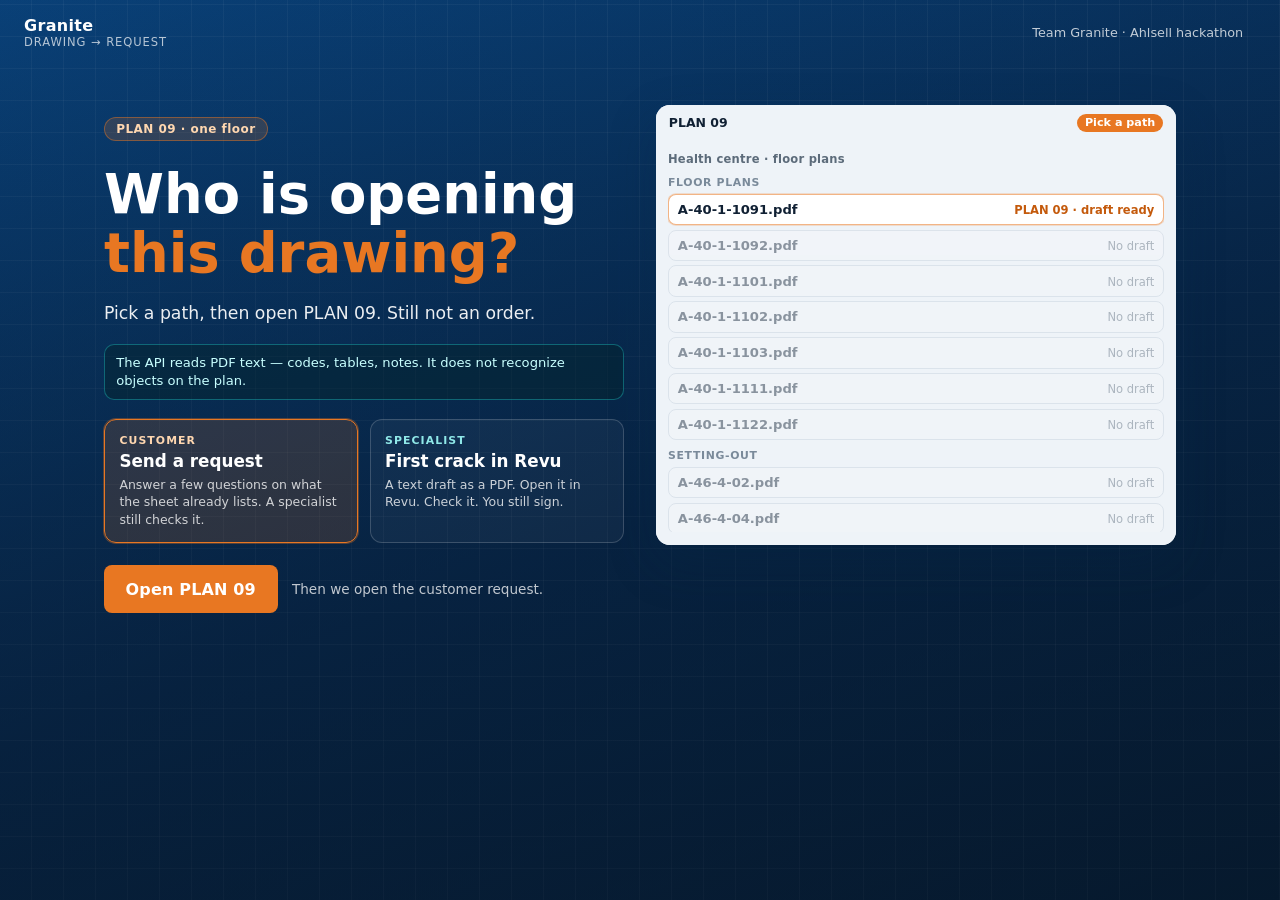
<file: index.html>
<!DOCTYPE html>
<html lang="en">
<head>
  <meta charset="UTF-8" />
  <meta name="viewport" content="width=device-width, initial-scale=1" />
  <meta http-equiv="Cache-Control" content="no-store" />
  <title>Granite — PLAN 09 is not an order</title>
  <link rel="icon" href="img/favicon.ico?v=6" sizes="any" />
  <link rel="icon" href="img/favicon-32.png?v=6" type="image/png" sizes="32x32" />
  <link rel="icon" href="img/favicon.svg?v=6" type="image/svg+xml" />
  <link rel="apple-touch-icon" href="img/favicon-180.png?v=6" />
  <meta name="theme-color" content="#042326" />
  <link rel="stylesheet" href="css/app.css?v=crack11" />
</head>
<body>
  <main class="hero" id="landing" data-phase="upload" data-role="customer">
    <header class="hero-nav">
      <div class="logo">Granite <small>drawing → request</small></div>
      <div class="hero-nav-right">
        <span class="chip-quiet">Team Granite · Ahlsell hackathon</span>
      </div>
    </header>

    <section class="hero-grid">
      <div class="hero-copy" data-phase-copy="upload">
        <p class="badge">PLAN 09 · one floor</p>
        <h1>Who is opening<br /><em>this drawing?</em></h1>
        <p class="lead">Pick a path, then open PLAN 09. Still not an order.</p>
        <p class="truth">The API reads PDF text — codes, tables, notes. It does not recognize objects on the plan.</p>
        <div class="doors" role="tablist" aria-label="Who is this for">
          <button type="button" class="door customer on" id="doorCust">
            <span class="door-kicker">Customer</span>
            <strong>Send a request</strong>
            <span>Answer a few questions on what the sheet already lists. A specialist still checks it.</span>
          </button>
          <button type="button" class="door specialist" id="doorSpec">
            <span class="door-kicker">Specialist</span>
            <strong>First crack in Revu</strong>
            <span>A text draft as a PDF. Open it in Revu. Check it. You still sign.</span>
          </button>
        </div>
        <div class="actions">
          <button class="btn-orange" id="uploadExample" type="button">Open PLAN 09</button>
          <span class="micro" id="doorHint">Then we open the customer request.</span>
        </div>
      </div>

      <div class="hero-copy" data-phase-copy="reading" hidden>
        <p class="badge">A-40-1-1091.pdf</p>
        <h1>Reading the text<br /><em>on PLAN 09.</em></h1>
        <p class="lead" id="heroStatus">File received</p>
        <div class="bar hero-bar"><span id="heroBar"></span></div>
        <div class="actions">
          <button class="btn-ghost light" id="skipRead" type="button">Skip</button>
        </div>
      </div>

      <div class="hero-copy" data-phase-copy="overview" hidden>
        <p class="badge" id="overviewBadge">Draft ready · still not an order</p>
        <h1 id="overviewTitle">PLAN 09 is ready.<br /><em>See what the sheet lists.</em></h1>
        <p class="lead" id="overviewLead">Answer a few questions. This is a request, not an order.</p>
        <div class="actions">
          <button class="btn-orange" id="tryExample" type="button">See what the sheet lists</button>
        </div>
      </div>

      <div class="hero-stage">
        <div class="preview-sheet" id="heroSheet">
          <div class="preview-bar">
            <span id="heroBarLabel">No file</span>
            <span class="reading-pill" id="heroPill">Empty</span>
          </div>
          <div class="preview-frame">
            <img class="preview-plan" src="img/plan-1091.png" alt="PLAN 09 drawing ready to upload" />
            <div class="hero-scan" aria-hidden="true"></div>
            <div class="file-picker" id="filePicker">
              <p class="file-picker-path">Health centre · floor plans</p>
              <p class="file-group">Floor plans</p>
              <button type="button" class="file-row ready" id="pick1091">
                <span class="fname">A-40-1-1091.pdf</span>
                <span class="fmeta">PLAN 09 · draft ready</span>
              </button>
              <div class="file-row locked" title="No draft on this sheet">
                <span class="fname">A-40-1-1092.pdf</span>
                <span class="fmeta">No draft</span>
              </div>
              <div class="file-row locked" title="No draft on this sheet">
                <span class="fname">A-40-1-1101.pdf</span>
                <span class="fmeta">No draft</span>
              </div>
              <div class="file-row locked" title="No draft on this sheet">
                <span class="fname">A-40-1-1102.pdf</span>
                <span class="fmeta">No draft</span>
              </div>
              <div class="file-row locked" title="No draft on this sheet">
                <span class="fname">A-40-1-1103.pdf</span>
                <span class="fmeta">No draft</span>
              </div>
              <div class="file-row locked" title="No draft on this sheet">
                <span class="fname">A-40-1-1111.pdf</span>
                <span class="fmeta">No draft</span>
              </div>
              <div class="file-row locked" title="No draft on this sheet">
                <span class="fname">A-40-1-1122.pdf</span>
                <span class="fmeta">No draft</span>
              </div>
              <p class="file-group">Setting-out</p>
              <div class="file-row locked" title="No draft on this sheet">
                <span class="fname">A-46-4-02.pdf</span>
                <span class="fmeta">No draft</span>
              </div>
              <div class="file-row locked" title="No draft on this sheet">
                <span class="fname">A-46-4-04.pdf</span>
                <span class="fmeta">No draft</span>
              </div>
              <div class="file-row locked" title="No draft on this sheet">
                <span class="fname">A-46-4-06.pdf</span>
                <span class="fmeta">No draft</span>
              </div>
              <div class="file-row locked" title="No draft on this sheet">
                <span class="fname">A-46-4-11.pdf</span>
                <span class="fmeta">No draft</span>
              </div>
            </div>
            <ol class="hero-steps" id="heroSteps">
              <li>File received</li>
              <li>Reading text on the sheet</li>
              <li>5 wash-place kit codes (TP2 / TP3)</li>
              <li>4 H2 shelf marks — no lengths</li>
              <li>Hatch table on the right</li>
              <li>Doors are another trade</li>
            </ol>
            <aside class="preview-list">
              <header>This floor · PLAN 09 <small>text draft · not an order</small></header>
              <p>4 H2 marks <b>need length</b></p>
              <p>5 kit codes <b>need type</b></p>
              <p>Hatches <b>from the table</b></p>
              <footer>Ready to choose <strong>after you answer</strong></footer>
            </aside>
          </div>
        </div>
      </div>
    </section>
  </main>

  <p class="boot-banner" id="bootBanner" hidden></p>

  <div class="app" id="app" data-role="customer">
    <header class="top">
      <div class="brand">Granite <span id="drawingName"></span></div>
      <nav class="steps" id="steps" aria-label="Customer progress">
        <a href="#drawing">Drawing</a>
        <a href="#reading">Reading</a>
        <a href="#found">Listed</a>
        <a href="#choose">Choose</a>
        <a href="#send">Send</a>
      </nav>
      <p class="spec-tools-label" id="specToolsLabel" hidden>Text draft → Revu → you still sign</p>
      <div class="top-tools">
        <div class="role-switch" role="tablist" aria-label="Who is using this">
          <button type="button" id="custBtn" class="on" data-role="customer">Customer</button>
          <button type="button" id="specBtn" data-role="specialist">Specialist <small>Compare</small></button>
        </div>
        <button type="button" class="btn-ghost light" id="catalogBtn">Catalog</button>
      </div>
    </header>

    <p class="role-banner" id="roleBanner">Customer request · simple path · still not an order</p>
    <section class="trust" id="trust" hidden></section>

    <div class="main">
      <div class="plan-wrap" id="planWrap">
        <div class="plan-card">
          <div class="sheet-bar">
            <span id="sheetTitle">A-40-1-1091 · PLAN 09</span>
            <span class="zoom-tools">
              <button type="button" id="zoomOut" title="Zoom out">−</button>
              <button type="button" id="zoomFit" title="Fit page">Fit</button>
              <button type="button" id="zoomIn" title="Zoom in">+</button>
            </span>
            <span class="pin-legend" aria-hidden="true">
              <span class="lg room"></span> Room
              <span class="lg code"></span> Text on sheet
              <span class="lg extra"></span> Extra
            </span>
            <span class="reading-pill idle" id="sheetPill">Click a pin to see it in the list</span>
          </div>
          <div class="viewport" id="viewport">
            <div class="stage" id="stage">
              <img src="img/plan-1091.png" alt="PLAN 09 drawing A-40-1-1091" draggable="false" />
              <div class="marks" id="marks"></div>
            </div>
          </div>
        </div>
      </div>
      <aside class="side" id="side"></aside>
    </div>

    <footer class="flow-bar" id="flowBar">
      <button class="btn-ghost light" type="button" id="backBtn">Back</button>
      <span id="flowStatus">PLAN 09 · this floor only</span>
      <button class="btn-orange" type="button" id="continueBtn">Continue</button>
    </footer>
  </div>

  <div class="cat-overlay" id="catOverlay" hidden>
    <aside class="cat-drawer" role="dialog" aria-label="Ahlsell article catalog">
      <header>
        <h2 id="catTitle">Catalog</h2>
        <div class="cat-lang" id="catLang">
          <button type="button" data-lang="sv">SV</button>
          <button type="button" data-lang="en" class="on">EN</button>
        </div>
        <button type="button" class="btn-ghost light" id="catClose">Close</button>
      </header>
      <p class="cat-note" id="catNote">Lookup only. The API did not pick these articles. Official names are Swedish. EN is a demo gloss.</p>
      <input type="search" id="catSearch" placeholder="Search Swedish or English (hylla, shelf, 309452…)" autocomplete="off" />
      <div class="cat-tags" id="catTags"></div>
      <p class="cat-count" id="catCount"></p>
      <div class="cat-list" id="catList"></div>
    </aside>
  </div>

  <input type="file" id="bbFile" accept=".pdf,.csv,.txt,.xml,application/pdf,text/csv,text/xml" hidden />
  <script src="js/app.js?v=crack11"></script>
</body>
</html>
</file>
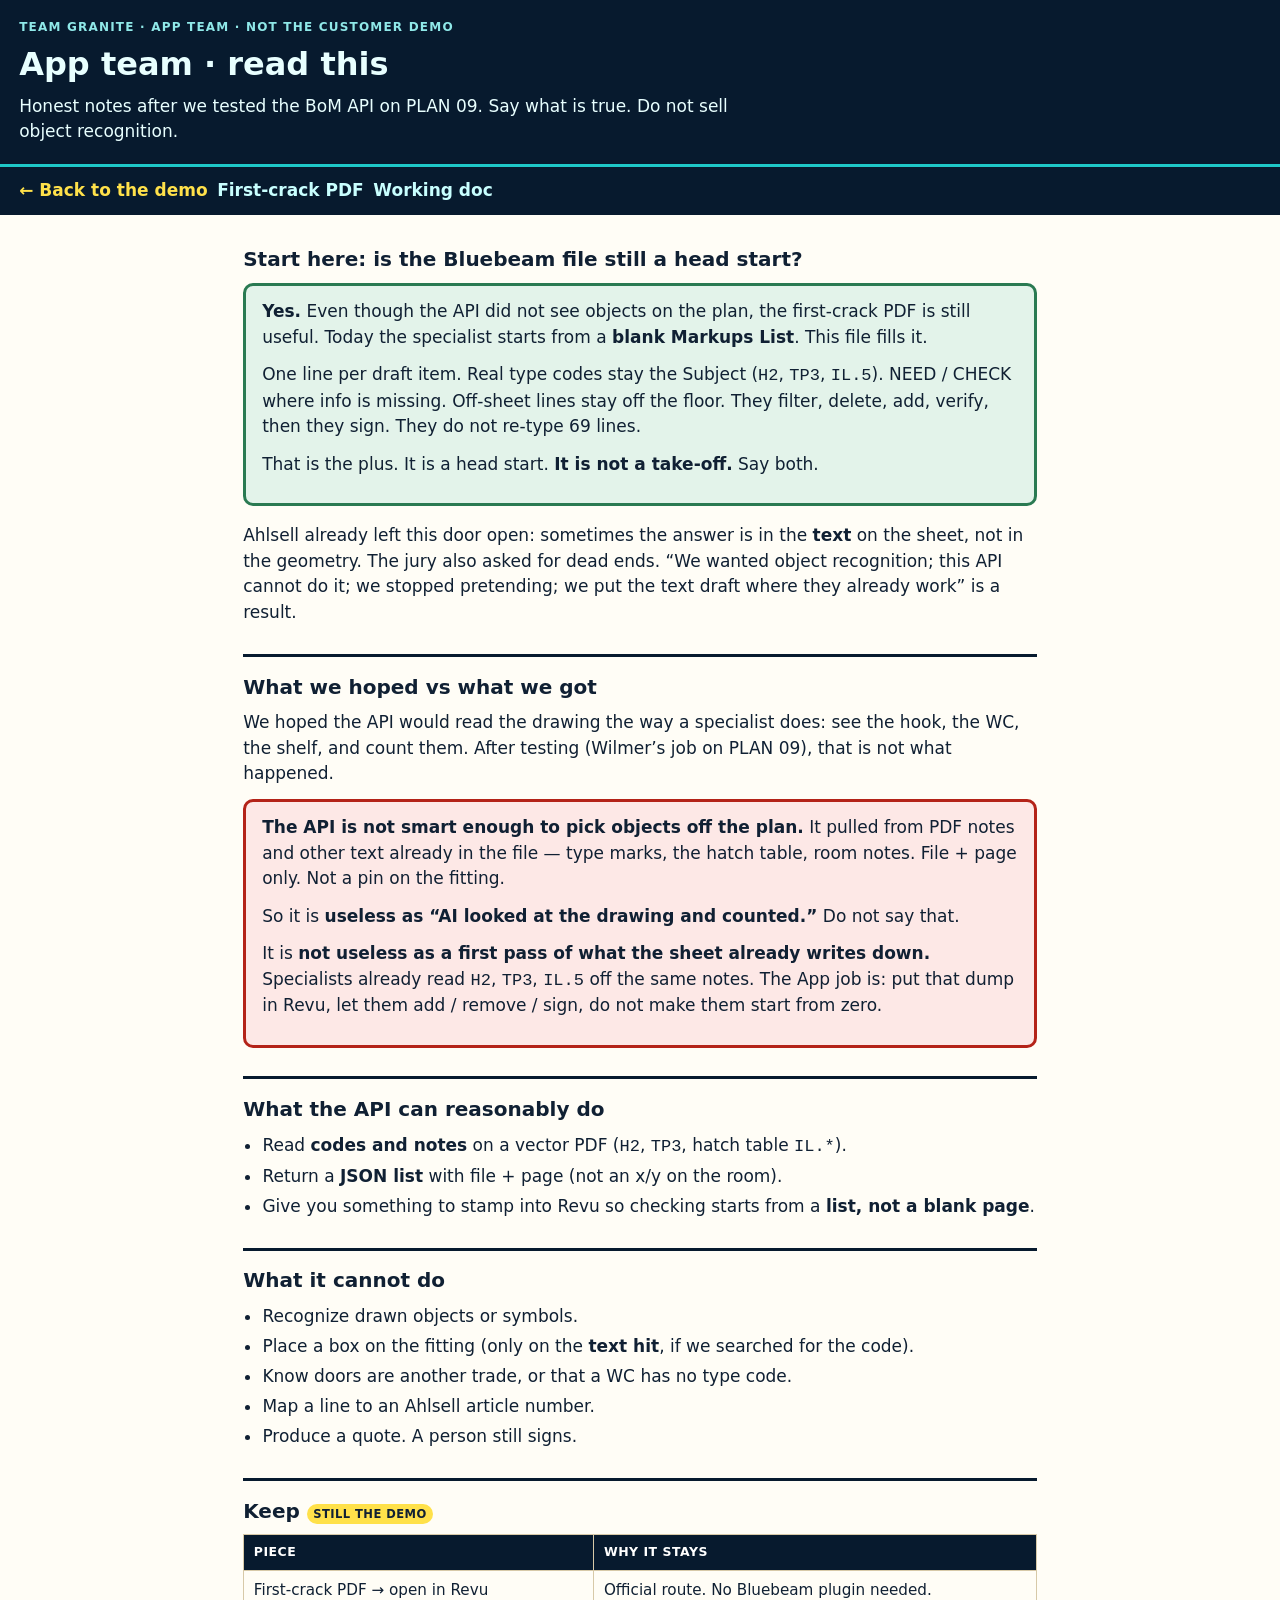
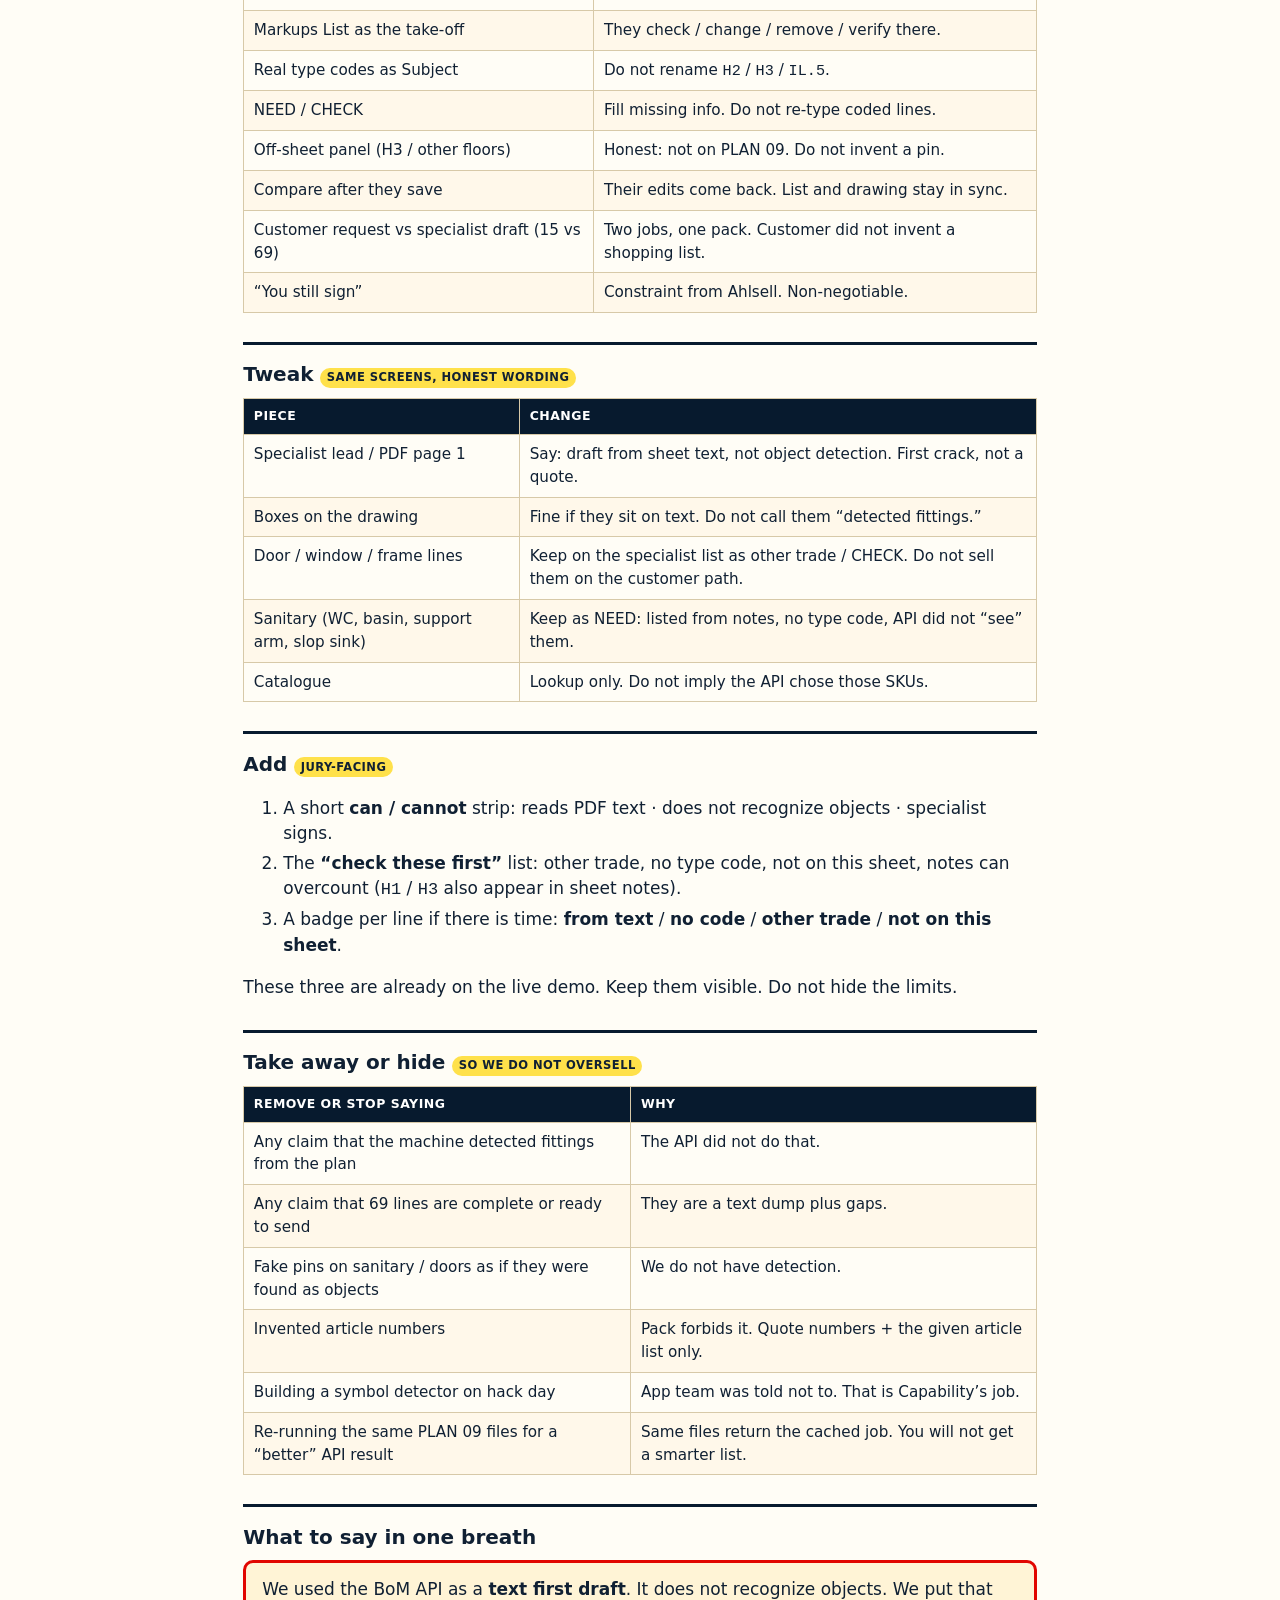
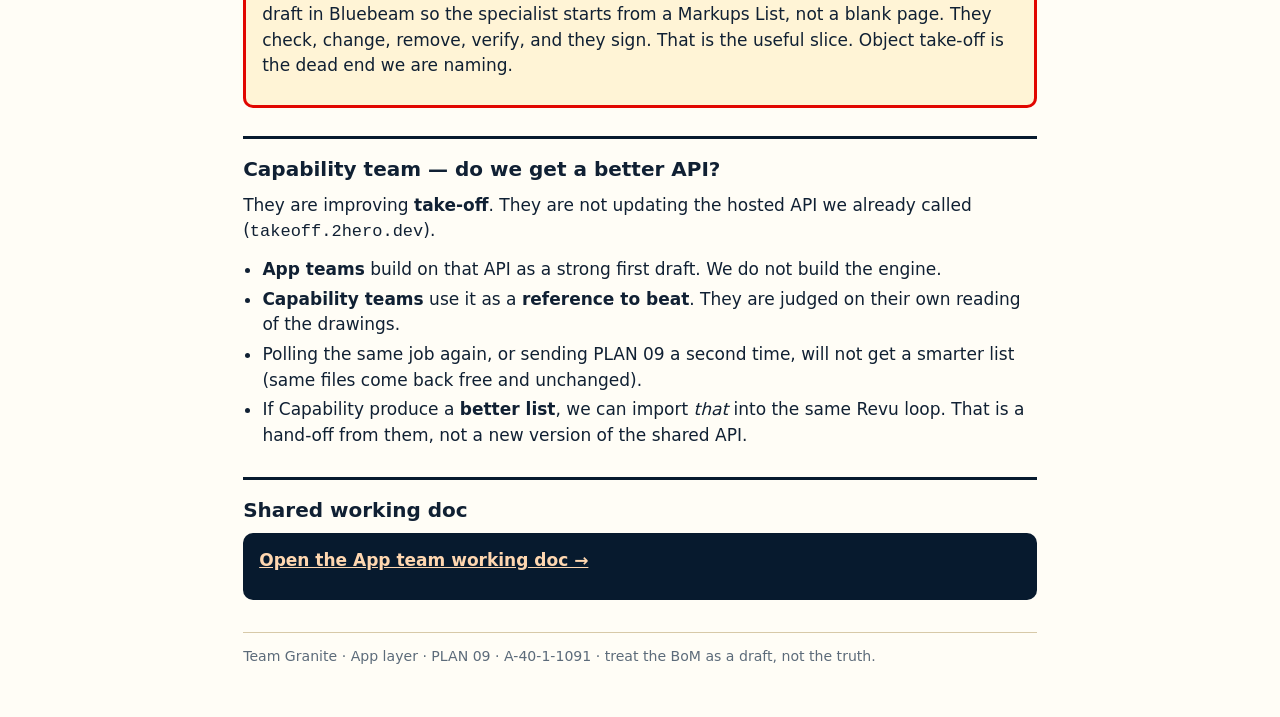
<file: app-team.html>
<!DOCTYPE html>
<html lang="en">
<head>
  <meta charset="UTF-8" />
  <meta name="viewport" content="width=device-width, initial-scale=1" />
  <meta http-equiv="Cache-Control" content="no-store" />
  <title>APP TEAM READ THIS — Granite</title>
  <link rel="icon" href="img/favicon.ico?v=6" sizes="any" />
  <link rel="icon" href="img/favicon.svg?v=6" type="image/svg+xml" />
  <style>
    :root {
      --ink: #102033;
      --paper: #fffdf6;
      --line: #d7c9a8;
      --navy: #071a2e;
      --amber: #e87722;
      --red: #e10600;
      --teal: #0d4f4f;
    }
    * { box-sizing: border-box; }
    body {
      margin: 0;
      font: 17px/1.5 "Segoe UI", "Calibri", system-ui, sans-serif;
      color: var(--ink);
      background: var(--paper);
    }
    header {
      background: #071a2e;
      color: #e8ffff;
      border-bottom: 3px solid #1ec8c8;
      padding: 1.1rem 1.2rem 1.2rem;
    }
    header .kicker {
      margin: 0;
      font-size: 0.75rem;
      font-weight: 700;
      letter-spacing: 0.1em;
      text-transform: uppercase;
      color: #8fe8e8;
    }
    header h1 {
      margin: 0.25rem 0 0.4rem;
      font-size: clamp(1.4rem, 3.4vw, 2rem);
    }
    header p { margin: 0; max-width: 46rem; }
    .bar {
      display: flex;
      flex-wrap: wrap;
      gap: 0.6rem;
      padding: 0.7rem 1.2rem;
      background: var(--navy);
    }
    .bar a {
      color: #ffe14a;
      font-weight: 800;
      text-decoration: none;
    }
    .bar a.ghost { color: #c8ffff; font-weight: 600; }
    .doc-box {
      margin: 0 0 1.1rem;
      padding: 0.9rem 1rem;
      background: #071a2e;
      color: #e8ffff;
      border-radius: 10px;
    }
    .doc-box a { color: #ffd7b0; font-weight: 800; }
    .doc-box p { color: #d8ffff; }
    main { max-width: 52rem; margin: 0 auto; padding: 1.4rem 1.2rem 3.5rem; }
    h2 {
      margin: 1.8rem 0 0.55rem;
      font-size: 1.25rem;
      border-top: 3px solid var(--navy);
      padding-top: 0.9rem;
    }
    h2:first-of-type { border-top: 0; padding-top: 0; margin-top: 0.4rem; }
    h3 { margin: 1.1rem 0 0.4rem; font-size: 1.02rem; }
    p { margin: 0 0 0.75rem; }
    .call {
      margin: 0 0 1.1rem;
      padding: 0.85rem 1rem;
      background: #fff4d6;
      border: 3px solid #e10600;
      border-radius: 10px;
    }
    .plus {
      background: #e3f3ea;
      border-color: #2a7a52;
    }
    .limit {
      background: #fde8e6;
      border-color: #b42318;
    }
    ul { margin: 0 0 0.9rem; padding-left: 1.2rem; }
    li { margin: 0.28rem 0; }
    table {
      width: 100%;
      border-collapse: collapse;
      margin: 0 0 1rem;
      font-size: 0.95rem;
    }
    th, td {
      border: 1px solid var(--line);
      padding: 0.5rem 0.6rem;
      vertical-align: top;
      text-align: left;
    }
    th { background: #071a2e; color: #fff; font-size: 0.78rem; letter-spacing: 0.04em; text-transform: uppercase; }
    tr:nth-child(even) td { background: #fff8ea; }
    .tag {
      display: inline-block;
      padding: 0.08rem 0.4rem;
      border-radius: 999px;
      background: #ffe14a;
      font-size: 0.72rem;
      font-weight: 800;
      letter-spacing: 0.04em;
      text-transform: uppercase;
    }
    footer {
      margin-top: 2rem;
      padding-top: 0.8rem;
      border-top: 1px solid var(--line);
      font-size: 0.88rem;
      color: #5c6b7a;
    }
  </style>
</head>
<body>
  <header>
    <p class="kicker">Team Granite · App team · not the customer demo</p>
    <h1>App team · read this</h1>
    <p>Honest notes after we tested the BoM API on PLAN 09. Say what is true. Do not sell object recognition.</p>
  </header>
  <nav class="bar">
    <a href="./">← Back to the demo</a>
    <a class="ghost" href="files/granite-plan09-FIRST-CRACK-for-Revu.pdf">First-crack PDF</a>
    <a class="ghost" href="https://docs.google.com/document/d/1YIlnHycgLJT_yIp2MM2VxnZXQ1ny6UzBjGMYsE10P34/edit?usp=sharing" target="_blank" rel="noopener">Working doc</a>
  </nav>

  <main>
    <h2>Start here: is the Bluebeam file still a head start?</h2>
    <div class="call plus">
      <p><strong>Yes.</strong> Even though the API did not see objects on the plan, the first-crack PDF is still useful. Today the specialist starts from a <strong>blank Markups List</strong>. This file fills it.</p>
      <p>One line per draft item. Real type codes stay the Subject (<code>H2</code>, <code>TP3</code>, <code>IL.5</code>). NEED / CHECK where info is missing. Off-sheet lines stay off the floor. They filter, delete, add, verify, then they sign. They do not re-type 69 lines.</p>
      <p>That is the plus. It is a head start. <strong>It is not a take-off.</strong> Say both.</p>
    </div>
    <p>Ahlsell already left this door open: sometimes the answer is in the <strong>text</strong> on the sheet, not in the geometry. The jury also asked for dead ends. “We wanted object recognition; this API cannot do it; we stopped pretending; we put the text draft where they already work” is a result.</p>

    <h2>What we hoped vs what we got</h2>
    <p>We hoped the API would read the drawing the way a specialist does: see the hook, the WC, the shelf, and count them. After testing (Wilmer’s job on PLAN 09), that is not what happened.</p>
    <div class="call limit">
      <p><strong>The API is not smart enough to pick objects off the plan.</strong> It pulled from PDF notes and other text already in the file — type marks, the hatch table, room notes. File + page only. Not a pin on the fitting.</p>
      <p>So it is <strong>useless as “AI looked at the drawing and counted.”</strong> Do not say that.</p>
      <p>It is <strong>not useless as a first pass of what the sheet already writes down.</strong> Specialists already read <code>H2</code>, <code>TP3</code>, <code>IL.5</code> off the same notes. The App job is: put that dump in Revu, let them add / remove / sign, do not make them start from zero.</p>
    </div>

    <h2>What the API can reasonably do</h2>
    <ul>
      <li>Read <strong>codes and notes</strong> on a vector PDF (<code>H2</code>, <code>TP3</code>, hatch table <code>IL.*</code>).</li>
      <li>Return a <strong>JSON list</strong> with file + page (not an x/y on the room).</li>
      <li>Give you something to stamp into Revu so checking starts from a <strong>list, not a blank page</strong>.</li>
    </ul>

    <h2>What it cannot do</h2>
    <ul>
      <li>Recognize drawn objects or symbols.</li>
      <li>Place a box on the fitting (only on the <strong>text hit</strong>, if we searched for the code).</li>
      <li>Know doors are another trade, or that a WC has no type code.</li>
      <li>Map a line to an Ahlsell article number.</li>
      <li>Produce a quote. A person still signs.</li>
    </ul>

    <h2>Keep <span class="tag">still the demo</span></h2>
    <table>
      <thead><tr><th>Piece</th><th>Why it stays</th></tr></thead>
      <tbody>
        <tr><td>First-crack PDF → open in Revu</td><td>Official route. No Bluebeam plugin needed.</td></tr>
        <tr><td>Markups List as the take-off</td><td>They check / change / remove / verify there.</td></tr>
        <tr><td>Real type codes as Subject</td><td>Do not rename <code>H2</code> / <code>H3</code> / <code>IL.5</code>.</td></tr>
        <tr><td>NEED / CHECK</td><td>Fill missing info. Do not re-type coded lines.</td></tr>
        <tr><td>Off-sheet panel (H3 / other floors)</td><td>Honest: not on PLAN 09. Do not invent a pin.</td></tr>
        <tr><td>Compare after they save</td><td>Their edits come back. List and drawing stay in sync.</td></tr>
        <tr><td>Customer request vs specialist draft (15 vs 69)</td><td>Two jobs, one pack. Customer did not invent a shopping list.</td></tr>
        <tr><td>“You still sign”</td><td>Constraint from Ahlsell. Non-negotiable.</td></tr>
      </tbody>
    </table>

    <h2>Tweak <span class="tag">same screens, honest wording</span></h2>
    <table>
      <thead><tr><th>Piece</th><th>Change</th></tr></thead>
      <tbody>
        <tr><td>Specialist lead / PDF page 1</td><td>Say: draft from sheet text, not object detection. First crack, not a quote.</td></tr>
        <tr><td>Boxes on the drawing</td><td>Fine if they sit on text. Do not call them “detected fittings.”</td></tr>
        <tr><td>Door / window / frame lines</td><td>Keep on the specialist list as other trade / CHECK. Do not sell them on the customer path.</td></tr>
        <tr><td>Sanitary (WC, basin, support arm, slop sink)</td><td>Keep as NEED: listed from notes, no type code, API did not “see” them.</td></tr>
        <tr><td>Catalogue</td><td>Lookup only. Do not imply the API chose those SKUs.</td></tr>
      </tbody>
    </table>

    <h2>Add <span class="tag">jury-facing</span></h2>
    <ol>
      <li>A short <strong>can / cannot</strong> strip: reads PDF text · does not recognize objects · specialist signs.</li>
      <li>The <strong>“check these first”</strong> list: other trade, no type code, not on this sheet, notes can overcount (<code>H1</code> / <code>H3</code> also appear in sheet notes).</li>
      <li>A badge per line if there is time: <strong>from text</strong> / <strong>no code</strong> / <strong>other trade</strong> / <strong>not on this sheet</strong>.</li>
    </ol>
    <p>These three are already on the live demo. Keep them visible. Do not hide the limits.</p>

    <h2>Take away or hide <span class="tag">so we do not oversell</span></h2>
    <table>
      <thead><tr><th>Remove or stop saying</th><th>Why</th></tr></thead>
      <tbody>
        <tr><td>Any claim that the machine detected fittings from the plan</td><td>The API did not do that.</td></tr>
        <tr><td>Any claim that 69 lines are complete or ready to send</td><td>They are a text dump plus gaps.</td></tr>
        <tr><td>Fake pins on sanitary / doors as if they were found as objects</td><td>We do not have detection.</td></tr>
        <tr><td>Invented article numbers</td><td>Pack forbids it. Quote numbers + the given article list only.</td></tr>
        <tr><td>Building a symbol detector on hack day</td><td>App team was told not to. That is Capability’s job.</td></tr>
        <tr><td>Re-running the same PLAN 09 files for a “better” API result</td><td>Same files return the cached job. You will not get a smarter list.</td></tr>
      </tbody>
    </table>

    <h2>What to say in one breath</h2>
    <div class="call">
      <p>We used the BoM API as a <strong>text first draft</strong>. It does not recognize objects. We put that draft in Bluebeam so the specialist starts from a Markups List, not a blank page. They check, change, remove, verify, and they sign. That is the useful slice. Object take-off is the dead end we are naming.</p>
    </div>

    <h2>Capability team — do we get a better API?</h2>
    <p>They are improving <strong>take-off</strong>. They are not updating the hosted API we already called (<code>takeoff.2hero.dev</code>).</p>
    <ul>
      <li><strong>App teams</strong> build on that API as a strong first draft. We do not build the engine.</li>
      <li><strong>Capability teams</strong> use it as a <strong>reference to beat</strong>. They are judged on their own reading of the drawings.</li>
      <li>Polling the same job again, or sending PLAN 09 a second time, will not get a smarter list (same files come back free and unchanged).</li>
      <li>If Capability produce a <strong>better list</strong>, we can import <em>that</em> into the same Revu loop. That is a hand-off from them, not a new version of the shared API.</li>
    </ul>

    <h2>Shared working doc</h2>
    <div class="doc-box">
      <p><a href="https://docs.google.com/document/d/1YIlnHycgLJT_yIp2MM2VxnZXQ1ny6UzBjGMYsE10P34/edit?usp=sharing" target="_blank" rel="noopener">Open the App team working doc →</a></p>
    </div>

    <footer>
      Team Granite · App layer · PLAN 09 · A-40-1-1091 · treat the BoM as a draft, not the truth.
    </footer>
  </main>
</body>
</html>
</file>
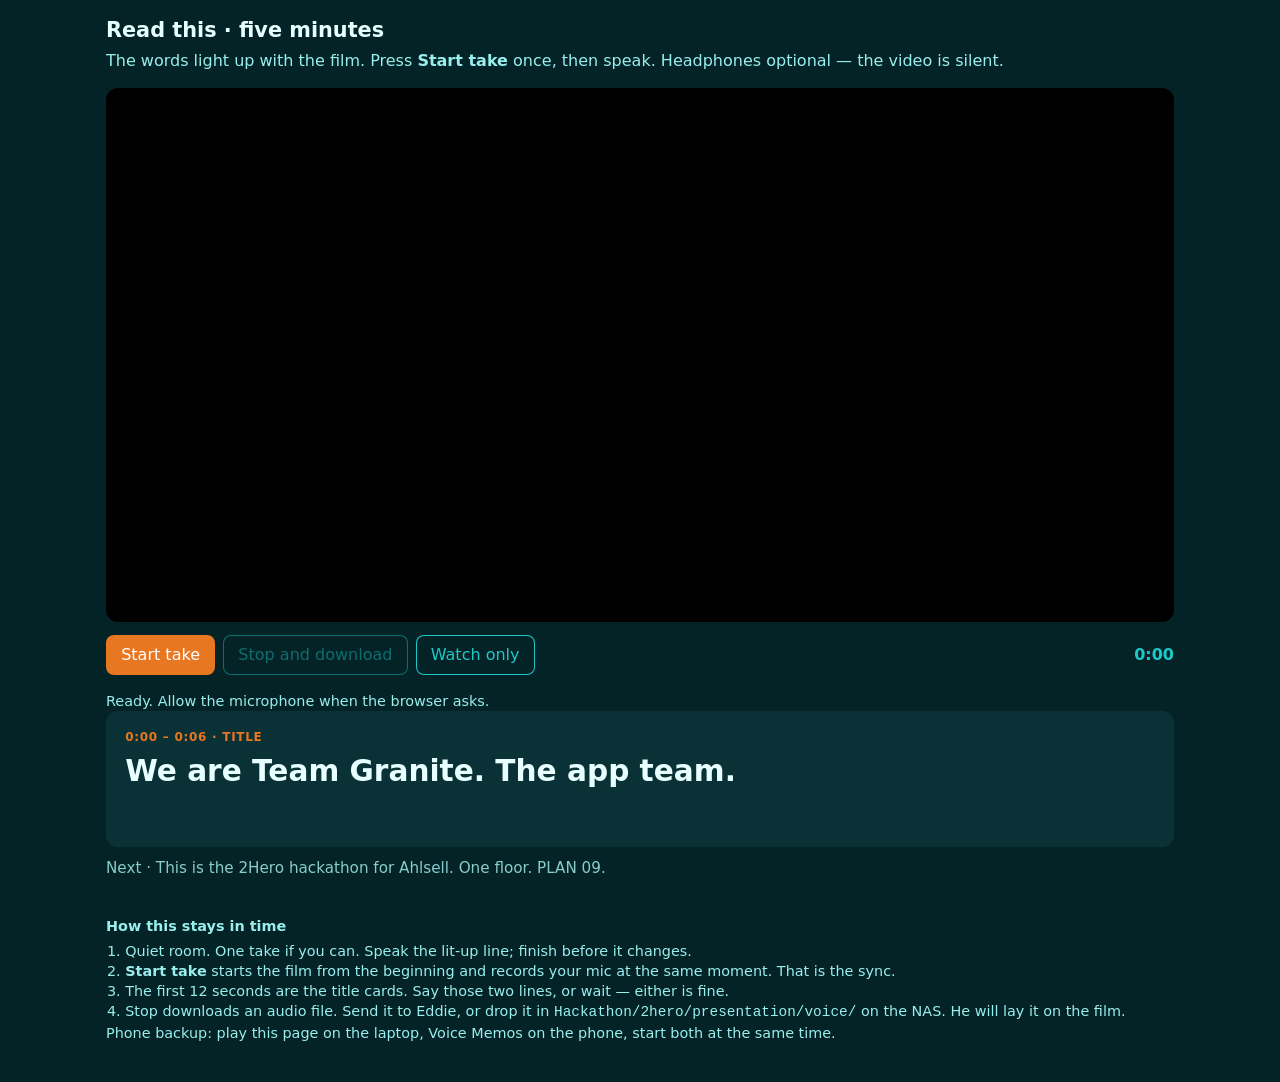
<file: demo-5min-read.html>
<!DOCTYPE html>
<html lang="en">
<head>
  <meta charset="UTF-8" />
  <meta name="viewport" content="width=device-width, initial-scale=1" />
  <title>Granite — read the 5-minute film</title>
  <link rel="icon" href="img/favicon.ico?v=6" sizes="any" />
  <style>
    :root { --bg:#042326; --ink:#e8ffff; --muted:#9ee; --teal:#1ec8c8; --amber:#e87722; --card:#0a3236; }
    * { box-sizing: border-box; }
    body { margin: 0; background: var(--bg); color: var(--ink); font: 16px/1.4 "Segoe UI", system-ui, sans-serif; }
    main { max-width: 1100px; margin: 0 auto; padding: 1rem 1rem 2.5rem; }
    h1 { margin: 0 0 0.3rem; font-size: 1.3rem; }
    .sub { color: var(--muted); margin: 0 0 1rem; }
    a { color: var(--teal); }
    video { width: 100%; border-radius: 12px; background: #000; display: block; }
    .row { display: flex; flex-wrap: wrap; gap: 0.5rem; margin: 0.8rem 0 1rem; align-items: center; }
    button, a.btn {
      font: inherit; cursor: pointer; border: 0; border-radius: 8px;
      padding: 0.55rem 0.95rem; background: var(--amber); color: #fff; text-decoration: none;
    }
    button.ghost, a.ghost { background: transparent; color: var(--teal); box-shadow: inset 0 0 0 1px var(--teal); }
    button:disabled { opacity: 0.45; cursor: default; }
    #clock { font-variant-numeric: tabular-nums; color: var(--teal); font-weight: 700; margin-left: auto; }
    .cue {
      background: var(--card); border-radius: 12px; padding: 1.1rem 1.2rem;
      min-height: 8.5rem; outline: 2px solid transparent;
    }
    .cue.live { outline-color: var(--teal); }
    .cue .when { color: var(--amber); font-size: 0.75rem; font-weight: 700; letter-spacing: 0.06em; text-transform: uppercase; }
    .cue p { margin: 0.35rem 0 0; font-size: clamp(1.25rem, 2.4vw, 1.85rem); font-weight: 650; }
    .next { margin-top: 0.7rem; color: #8cc; font-size: 0.95rem; min-height: 2.4rem; }
    .status { color: var(--muted); font-size: 0.9rem; margin: 0.4rem 0 0; }
    .how { color: var(--muted); font-size: 0.9rem; margin-top: 1.2rem; }
    .how ol { margin: 0.3rem 0 0; padding-left: 1.2rem; }
  </style>
</head>
<body>
  <main>
    <h1>Read this · five minutes</h1>
    <p class="sub">The words light up with the film. Press <strong>Start take</strong> once, then speak. Headphones optional — the video is silent.</p>
    <video id="vid" playsinline src="files/demo-video/granite-5min-v2-silent.mp4"></video>
    <div class="row">
      <button type="button" id="startBtn">Start take</button>
      <button type="button" class="ghost" id="stopBtn" disabled>Stop and download</button>
      <a class="btn ghost" href="demo-5min.html">Watch only</a>
      <span id="clock">0:00</span>
    </div>
    <p class="status" id="status">Ready. Allow the microphone when the browser asks.</p>
    <div class="cue" id="cue">
      <div class="when" id="when">0:00 – 0:06 · title</div>
      <p id="line">We are Team Granite. The app team.</p>
    </div>
    <p class="next" id="next"></p>
    <div class="how">
      <strong>How this stays in time</strong>
      <ol>
        <li>Quiet room. One take if you can. Speak the lit-up line; finish before it changes.</li>
        <li><strong>Start take</strong> starts the film from the beginning and records your mic at the same moment. That is the sync.</li>
        <li>The first 12 seconds are the title cards. Say those two lines, or wait — either is fine.</li>
        <li>Stop downloads an audio file. Send it to Eddie, or drop it in <code>Hackathon/2hero/presentation/voice/</code> on the NAS. He will lay it on the film.</li>
      </ol>
      Phone backup: play this page on the laptop, Voice Memos on the phone, start both at the same time.
    </div>
  </main>
  <script>
    const LINES = [
      { t0: 0, t1: 6, when: "0:00 – 0:06 · title", text: "We are Team Granite. The app team." },
      { t0: 6, t1: 12, when: "0:06 – 0:12 · title", text: "This is the 2Hero hackathon for Ahlsell. One floor. PLAN 09." },
      { t0: 12, t1: 28, when: "0:12 – 0:28", text: "Ahlsell gets asked to price the fittings on a building that does not exist yet. That number is how they win the job — or lose it." },
      { t0: 28, t1: 44, when: "0:28 – 0:44", text: "Today a specialist still does that by hand. Hours. Miss a room, the quote is wrong. When it goes out, their name is on it." },
      { t0: 44, t1: 56, when: "0:44 – 0:56", text: "We are an app team. We did not try to replace that person, and we did not try to rebuild Bluebeam." },
      { t0: 56, t1: 69, when: "0:56 – 1:09", text: "Once a machine has had a first pass at the PDFs, is that result reviewable in Bluebeam? Can they see what still needs a person — and still sign?" },
      { t0: 69, t1: 77, when: "1:09 – 1:17", text: "Here is a floor. Empty. This is where they start today — a blank page." },
      { t0: 77, t1: 89, when: "1:17 – 1:29", text: "Here is the same floor after the API has had a go. The draft is already on the drawing." },
      { t0: 89, t1: 99, when: "1:29 – 1:39", text: "And here it is as a PDF for Bluebeam. They download it. They open it in Revu." },
      { t0: 99, t1: 109, when: "1:39 – 1:49", text: "The marks are already on the sheet. The real codes are still the real codes." },
      { t0: 109, t1: 119, when: "1:49 – 1:59", text: "They do not re-type sixty-nine lines. NEED means a person still has to fill this in." },
      { t0: 119, t1: 131, when: "1:59 – 2:11", text: "They can see which lines still need a person: other trade, no type code, not on this sheet." },
      { t0: 131, t1: 149, when: "2:11 – 2:29", text: "They check. They change what is wrong. The gaps stay visible. That is the point." },
      { t0: 149, t1: 166.4, when: "2:29 – 2:46", text: "H3 is not even on this floor. A washbasin still needs a person — and a real article." },
      { t0: 166.4, t1: 189.4, when: "2:46 – 3:09", text: "We can show them what changed. Same, missing, extra." },
      { t0: 189.4, t1: 197.4, when: "3:09 – 3:17", text: "We do not send the quote. They do. TEXT DRAFT · NOT SIGNED." },
      { t0: 197.4, t1: 205.4, when: "3:17 – 3:25", text: "When they need an article number, they look it up. The API did not invent those numbers." },
      { t0: 205.4, t1: 226, when: "3:25 – 3:46", text: "The machine did not count the fittings the way a person counts objects on a sheet. It read the text — codes, tables, notes." },
      { t0: 226, t1: 248, when: "3:46 – 4:08", text: "That hope — that it looked at the plan and counted — is a dead end. The jury asked for dead ends. That is ours." },
      { t0: 248, t1: 268, when: "4:08 – 4:28", text: "It is allowed to be a bit disappointing. And a filled list is still not nothing." },
      { t0: 268, t1: 300, when: "4:28 – 5:00", text: "The useful thing is a review surface: the PDF comes out, a person can work it, and a person still signs." }
    ];

    const vid = document.getElementById("vid");
    const whenEl = document.getElementById("when");
    const lineEl = document.getElementById("line");
    const nextEl = document.getElementById("next");
    const cueEl = document.getElementById("cue");
    const clockEl = document.getElementById("clock");
    const statusEl = document.getElementById("status");
    const startBtn = document.getElementById("startBtn");
    const stopBtn = document.getElementById("stopBtn");

    let rec = null;
    let chunks = [];
    let recMime = "";

    function fmt(t) {
      const s = Math.max(0, t);
      const m = Math.floor(s / 60);
      const r = Math.floor(s % 60);
      return m + ":" + String(r).padStart(2, "0");
    }

    function atTime(t) {
      let i = 0;
      for (let n = 0; n < LINES.length; n++) {
        if (t >= LINES[n].t0 && t < LINES[n].t1) i = n;
        if (t >= LINES[LINES.length - 1].t0) i = LINES.length - 1;
      }
      return i;
    }

    function paint() {
      const t = vid.currentTime || 0;
      clockEl.textContent = fmt(t);
      const i = atTime(t);
      const cur = LINES[i];
      const nxt = LINES[i + 1];
      whenEl.textContent = cur.when;
      lineEl.textContent = cur.text;
      nextEl.textContent = nxt ? "Next · " + nxt.text : "";
      cueEl.classList.toggle("live", !vid.paused);
    }

    vid.addEventListener("timeupdate", paint);
    vid.addEventListener("play", paint);
    vid.addEventListener("pause", paint);
    vid.addEventListener("ended", () => {
      if (rec && rec.state === "recording") rec.stop();
    });

    function pickMime() {
      const opts = ["audio/webm;codecs=opus", "audio/webm", "audio/mp4"];
      return opts.find((m) => window.MediaRecorder && MediaRecorder.isTypeSupported(m)) || "";
    }

    startBtn.addEventListener("click", async () => {
      if (!navigator.mediaDevices || !window.MediaRecorder) {
        statusEl.textContent = "This browser cannot record. Use Edge or Chrome, or record on a phone while this page plays.";
        vid.currentTime = 0;
        vid.play();
        return;
      }
      try {
        const stream = await navigator.mediaDevices.getUserMedia({ audio: true });
        recMime = pickMime();
        chunks = [];
        rec = recMime ? new MediaRecorder(stream, { mimeType: recMime }) : new MediaRecorder(stream);
        rec.ondataavailable = (e) => { if (e.data.size) chunks.push(e.data); };
        rec.onstop = () => {
          stream.getTracks().forEach((tr) => tr.stop());
          const blob = new Blob(chunks, { type: rec.mimeType || recMime || "audio/webm" });
          const ext = (rec.mimeType || recMime).includes("mp4") ? "m4a" : "webm";
          const a = document.createElement("a");
          a.href = URL.createObjectURL(blob);
          a.download = "granite-5min-voice-take." + ext;
          a.click();
          statusEl.textContent = "Take downloaded. Send that file to Eddie.";
          stopBtn.disabled = true;
          startBtn.disabled = false;
          rec = null;
        };
        vid.currentTime = 0;
        await vid.play();
        rec.start();
        startBtn.disabled = true;
        stopBtn.disabled = false;
        statusEl.textContent = "Recording. Speak the lit-up line.";
      } catch (err) {
        statusEl.textContent = "Microphone blocked. Allow it, or use a phone Voice Memo while this page plays.";
        vid.currentTime = 0;
        vid.play();
      }
    });

    stopBtn.addEventListener("click", () => {
      vid.pause();
      if (rec && rec.state === "recording") rec.stop();
      else stopBtn.disabled = true;
    });

    paint();
  </script>
</body>
</html>
</file>
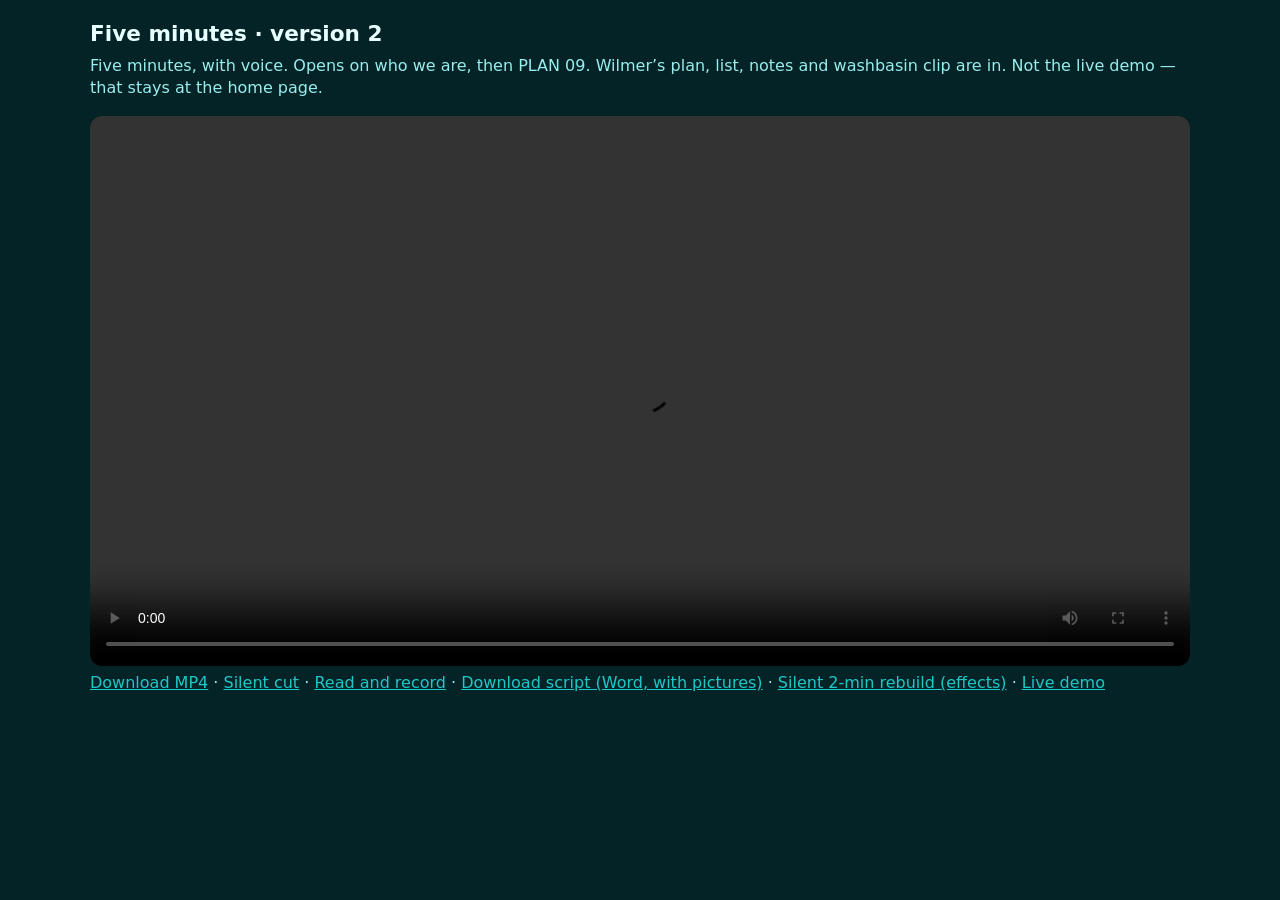
<file: demo-5min.html>
<!DOCTYPE html>
<html lang="en">
<head>
  <meta charset="UTF-8" />
  <meta name="viewport" content="width=device-width, initial-scale=1" />
  <title>Granite — 5-minute film, version 2</title>
  <link rel="icon" href="img/favicon.ico?v=6" sizes="any" />
  <style>
    body { margin: 0; background: #042326; color: #e8ffff; font: 16px/1.4 "Segoe UI", system-ui, sans-serif; }
    main { max-width: 1100px; margin: 0 auto; padding: 1.2rem 1rem 2.5rem; }
    h1 { margin: 0 0 0.35rem; font-size: 1.35rem; }
    p { margin: 0 0 1rem; color: #9ee; }
    video { width: 100%; border-radius: 12px; background: #000; }
    a { color: #1ec8c8; }
  </style>
</head>
<body>
  <main>
    <h1>Five minutes · version 2</h1>
    <p>Five minutes, with voice. Opens on who we are, then PLAN 09. Wilmer’s plan, list, notes and washbasin clip are in. Not the live demo — that stays at the home page.</p>
    <video controls playsinline src="files/demo-video/granite-5min-v2.mp4"></video>
    <p>
      <a href="files/demo-video/granite-5min-v2.mp4" download>Download MP4</a>
      · <a href="files/demo-video/granite-5min-v2-silent.mp4">Silent cut</a>
      · <a href="demo-5min-read.html">Read and record</a>
      · <a href="files/demo-video/granite-script-sequence.docx">Download script (Word, with pictures)</a>
      · <a href="show.html">Silent 2-min rebuild (effects)</a>
      · <a href="./">Live demo</a>
    </p>
  </main>
</body>
</html>
</file>
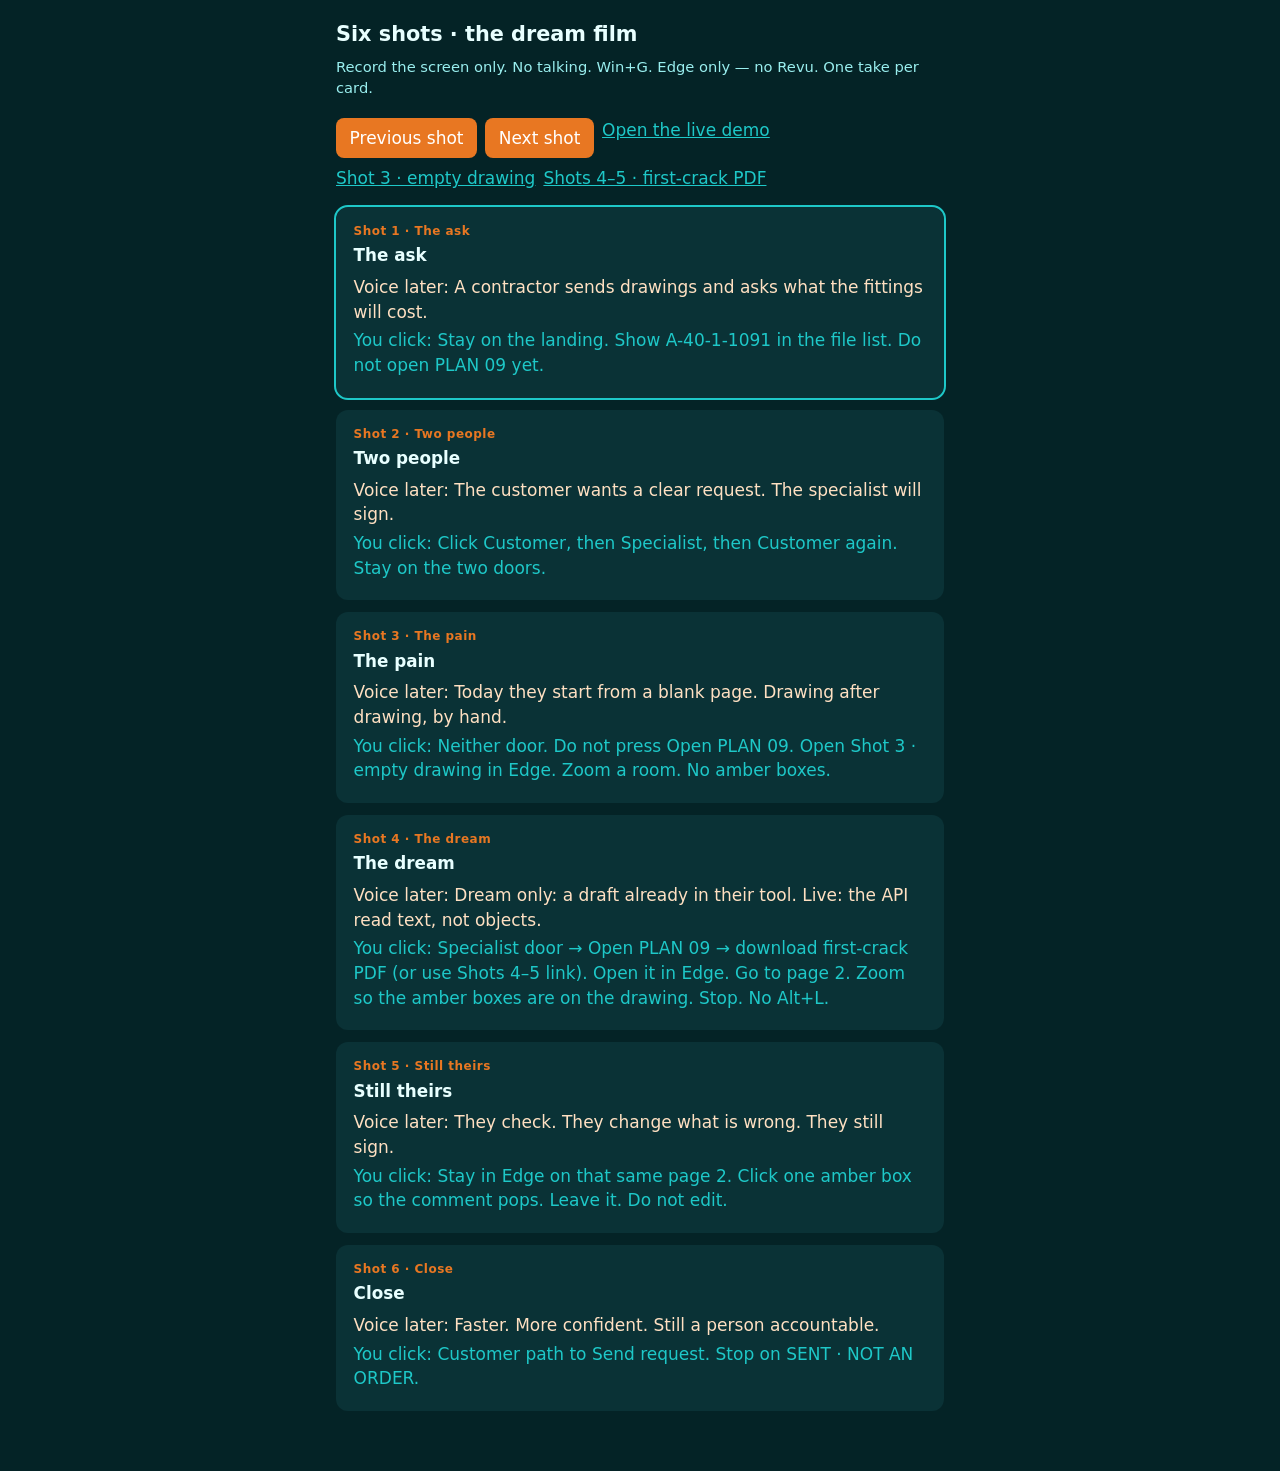
<file: demo-board.html>
<!DOCTYPE html>
<html lang="en">
<head>
  <meta charset="UTF-8" />
  <meta name="viewport" content="width=device-width, initial-scale=1" />
  <meta http-equiv="Cache-Control" content="no-store" />
  <title>Granite — six shots (Edge)</title>
  <link rel="icon" href="img/favicon.ico?v=6" sizes="any" />
  <style>
    :root { --bg:#042326; --ink:#e8ffff; --amber:#e87722; --teal:#1ec8c8; --card:#0a3236; }
    * { box-sizing: border-box; }
    body { margin: 0; background: var(--bg); color: var(--ink); font: 17px/1.45 "Segoe UI", system-ui, sans-serif; }
    main { max-width: 40rem; margin: 0 auto; padding: 1.2rem 1rem 3rem; }
    h1 { font-size: 1.3rem; margin: 0 0 0.4rem; }
    .sub { color: #9ee; font-size: 0.92rem; margin: 0 0 1.2rem; }
    .card { background: var(--card); border-radius: 12px; padding: 1rem 1.1rem; margin: 0 0 0.75rem; }
    .card.on { outline: 2px solid var(--teal); }
    .n { color: var(--amber); font-size: 0.75rem; font-weight: 700; letter-spacing: 0.04em; }
    .card h2 { font-size: 1.05rem; margin: 0.2rem 0 0.45rem; }
    .card p { margin: 0.25rem 0; }
    .do { color: var(--teal); }
    .say { color: #ffe0c2; }
    .row { display: flex; gap: 0.5rem; flex-wrap: wrap; margin: 0 0 1rem; }
    button {
      font: inherit; border: 0; border-radius: 8px; padding: 0.5rem 0.85rem;
      background: var(--amber); color: #fff; cursor: pointer;
    }
    a { color: var(--teal); }
  </style>
</head>
<body>
  <main>
    <h1>Six shots · the dream film</h1>
    <p class="sub">Record the screen only. No talking. Win+G. Edge only — no Revu. One take per card.</p>
    <div class="row">
      <button type="button" id="prev">Previous shot</button>
      <button type="button" id="next">Next shot</button>
      <a href="./">Open the live demo</a>
      <a href="data/A-40-1-1091.pdf" target="_blank" rel="noopener">Shot 3 · empty drawing</a>
      <a href="files/granite-plan09-FIRST-CRACK-for-Revu.pdf" target="_blank" rel="noopener">Shots 4–5 · first-crack PDF</a>
    </div>
    <div id="board"></div>
  </main>
  <script>
    const SHOTS = [
      {
        n: "Shot 1 · The ask",
        say: "A contractor sends drawings and asks what the fittings will cost.",
        do: "Stay on the landing. Show A-40-1-1091 in the file list. Do not open PLAN 09 yet."
      },
      {
        n: "Shot 2 · Two people",
        say: "The customer wants a clear request. The specialist will sign.",
        do: "Click Customer, then Specialist, then Customer again. Stay on the two doors."
      },
      {
        n: "Shot 3 · The pain",
        say: "Today they start from a blank page. Drawing after drawing, by hand.",
        do: "Neither door. Do not press Open PLAN 09. Open Shot 3 · empty drawing in Edge. Zoom a room. No amber boxes."
      },
      {
        n: "Shot 4 · The dream",
        say: "Dream only: a draft already in their tool. Live: the API read text, not objects.",
        do: "Specialist door → Open PLAN 09 → download first-crack PDF (or use Shots 4–5 link). Open it in Edge. Go to page 2. Zoom so the amber boxes are on the drawing. Stop. No Alt+L."
      },
      {
        n: "Shot 5 · Still theirs",
        say: "They check. They change what is wrong. They still sign.",
        do: "Stay in Edge on that same page 2. Click one amber box so the comment pops. Leave it. Do not edit."
      },
      {
        n: "Shot 6 · Close",
        say: "Faster. More confident. Still a person accountable.",
        do: "Customer path to Send request. Stop on SENT · NOT AN ORDER."
      }
    ];
    let i = 0;
    const box = document.getElementById("board");
    function draw() {
      box.innerHTML = SHOTS.map((s, idx) => `
        <article class="card${idx === i ? " on" : ""}">
          <div class="n">${s.n}</div>
          <h2>${s.n.split("·")[1]}</h2>
          <p class="say">Voice later: ${s.say}</p>
          <p class="do">You click: ${s.do}</p>
        </article>`).join("");
      document.getElementById("next").textContent = i >= SHOTS.length - 1 ? "Done" : "Next shot";
    }
    document.getElementById("next").onclick = () => { if (i < SHOTS.length - 1) i += 1; draw(); };
    document.getElementById("prev").onclick = () => { if (i > 0) i -= 1; draw(); };
    draw();
  </script>
</body>
</html>
</file>
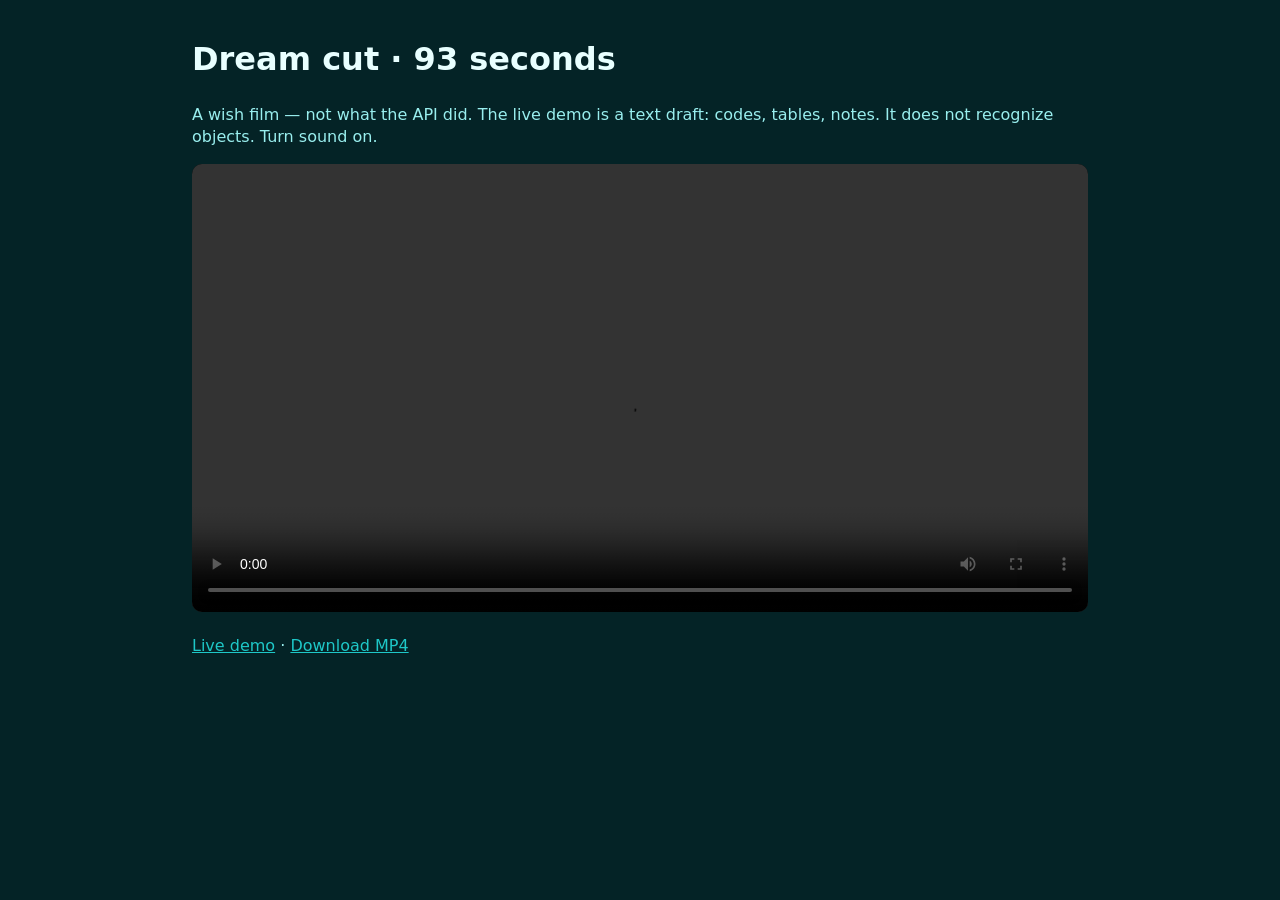
<file: demo-dream.html>
<!DOCTYPE html>
<html lang="en">
<head>
  <meta charset="UTF-8" />
  <meta name="viewport" content="width=device-width, initial-scale=1" />
  <meta http-equiv="Cache-Control" content="no-store" />
  <title>Dream cut — take-off draft</title>
  <link rel="icon" href="img/favicon.ico?v=6" sizes="any" />
  <style>
    body { margin: 0; background: #042326; color: #e8ffff; font: 16px/1.4 "Segoe UI", system-ui, sans-serif; }
    main { max-width: 56rem; margin: 0 auto; padding: 1rem; }
    video { width: 100%; background: #000; border-radius: 10px; }
    a { color: #1ec8c8; }
    p { color: #9ee; }
  </style>
</head>
<body>
  <main>
    <h1>Dream cut · 93 seconds</h1>
    <p>A wish film — not what the API did. The live demo is a text draft: codes, tables, notes. It does not recognize objects. Turn sound on.</p>
    <video controls playsinline src="files/demo-video/granite-plan09-dream.mp4?v=4"></video>
    <p><a href="./">Live demo</a> · <a href="files/demo-video/granite-plan09-dream.mp4" download>Download MP4</a></p>
  </main>
</body>
</html>
</file>
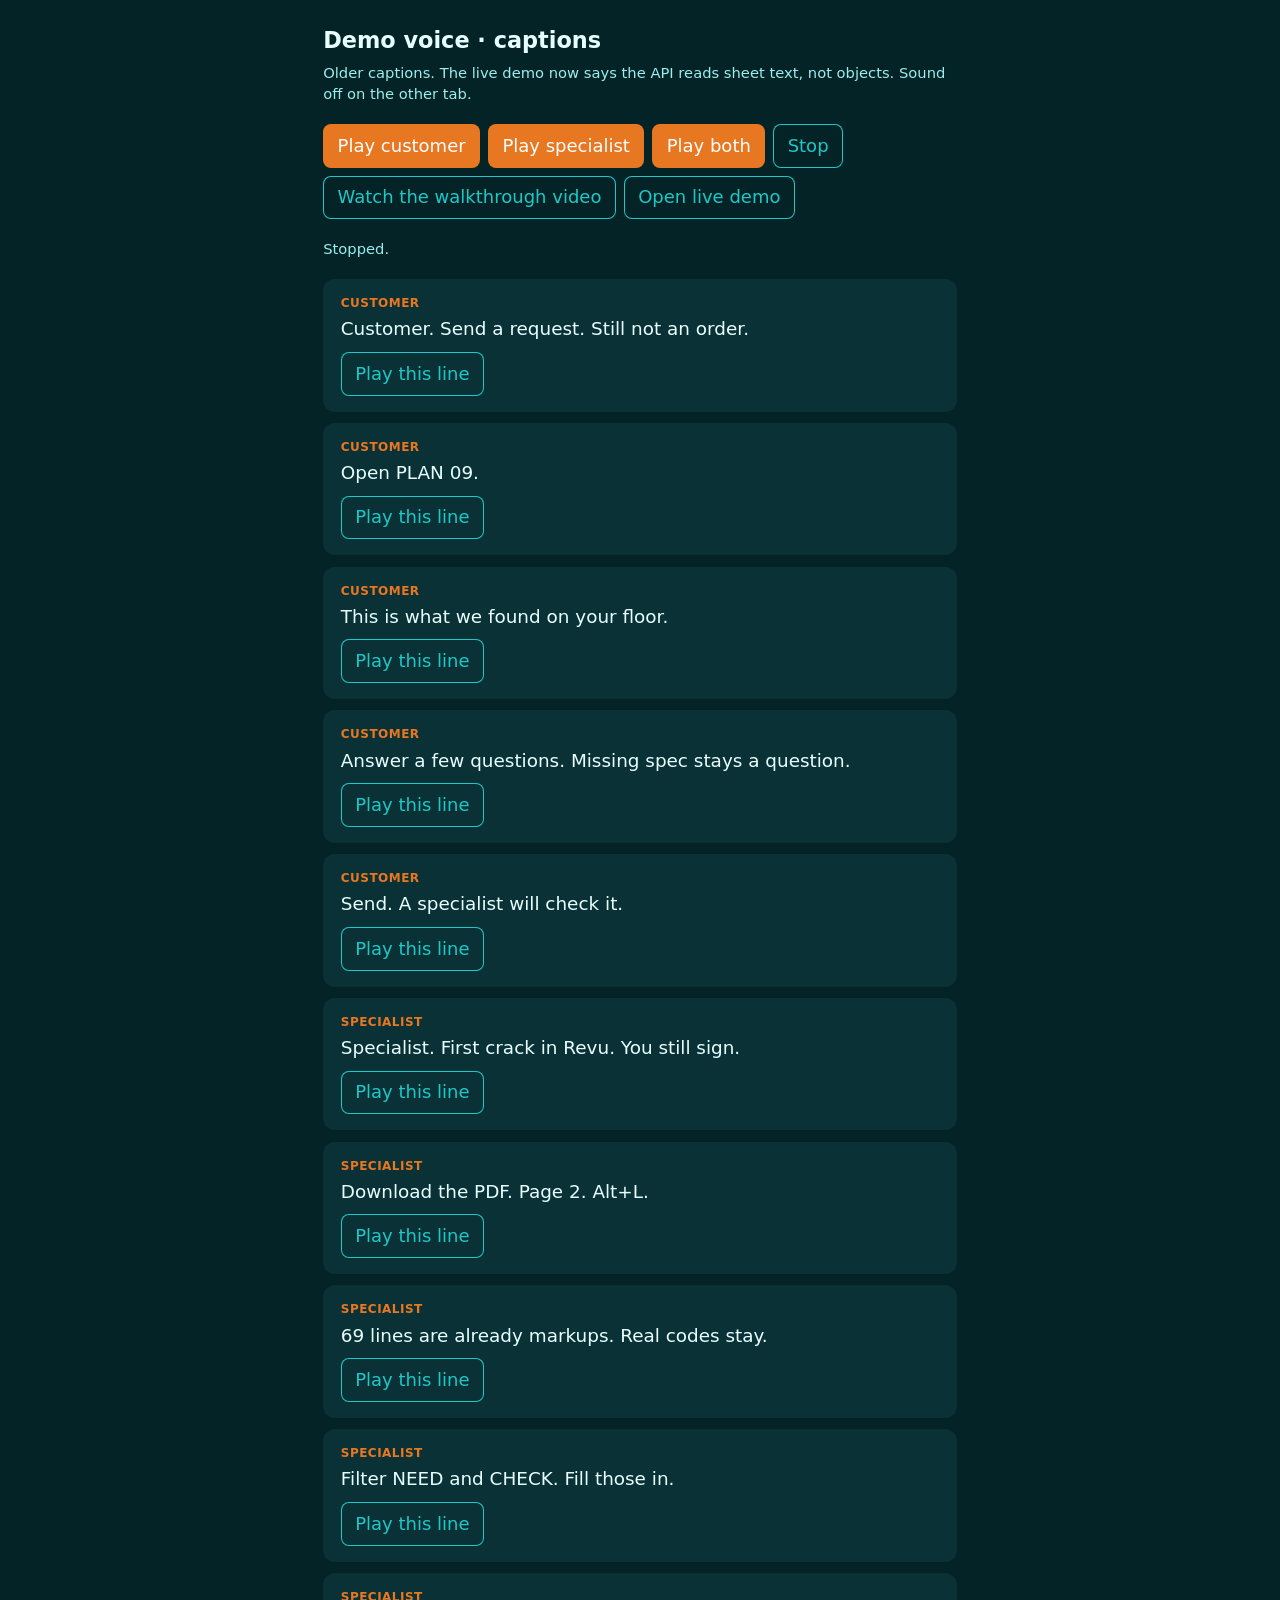
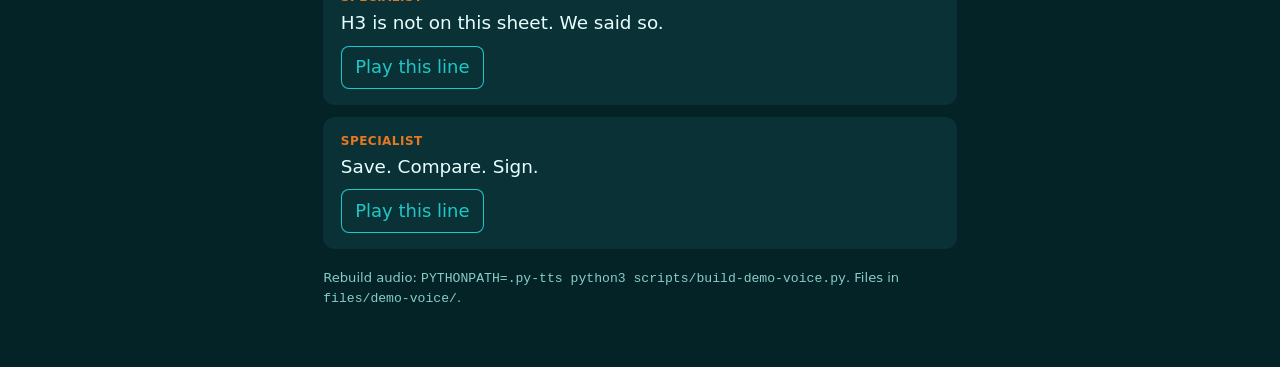
<file: demo-voice.html>
<!DOCTYPE html>
<html lang="en">
<head>
  <meta charset="UTF-8" />
  <meta name="viewport" content="width=device-width, initial-scale=1" />
  <title>Granite — demo voice (captions)</title>
  <link rel="icon" href="img/favicon.ico?v=6" sizes="any" />
  <style>
    :root { --ink:#e8ffff; --muted:#9fd; --bg:#042326; --card:#0a3236; --amber:#e87722; --teal:#1ec8c8; }
    * { box-sizing: border-box; }
    body { margin: 0; min-height: 100vh; font: 18px/1.45 "Segoe UI", system-ui, sans-serif; background: #042326; color: var(--ink); }
    main { max-width: 42rem; margin: 0 auto; padding: 1.5rem 1.2rem 3rem; }
    h1 { font-size: 1.4rem; margin: 0 0 0.35rem; }
    .sub { color: #9ee; margin: 0 0 1.2rem; font-size: 0.92rem; }
    .row { display: flex; flex-wrap: wrap; gap: 0.5rem; margin: 0 0 1.2rem; }
    button, a.btn {
      font: inherit; cursor: pointer; border: 0; border-radius: 8px;
      padding: 0.55rem 0.9rem; background: var(--amber); color: #fff; text-decoration: none;
    }
    button.ghost, a.ghost { background: transparent; color: var(--teal); box-shadow: inset 0 0 0 1px var(--teal); }
    button.on { box-shadow: 0 0 0 3px #1ec8c8; }
    .card { background: var(--card); border-radius: 12px; padding: 1rem 1.1rem; margin: 0 0 0.7rem; }
    .card .who { color: var(--amber); font-size: 0.75rem; font-weight: 700; letter-spacing: 0.04em; text-transform: uppercase; }
    .card p { margin: 0.25rem 0 0.55rem; font-size: 1.15rem; }
    .card.now { outline: 2px solid var(--teal); }
    .note { font-size: 0.82rem; color: #8cc; margin-top: 1.2rem; }
  </style>
</head>
<body>
  <main>
    <h1>Demo voice · captions</h1>
    <p class="sub">Older captions. The live demo now says the API reads sheet text, not objects. Sound off on the other tab.</p>
    <div class="row">
      <button type="button" id="playCust">Play customer</button>
      <button type="button" id="playSpec">Play specialist</button>
      <button type="button" id="playBoth">Play both</button>
      <button type="button" class="ghost" id="stopBtn">Stop</button>
      <a class="btn ghost" href="demo-walk.html">Watch the walkthrough video</a>
      <a class="btn ghost" href="./">Open live demo</a>
    </div>
    <p class="sub" id="status">Stopped.</p>
    <div id="cards"></div>
    <p class="note">Rebuild audio: <code>PYTHONPATH=.py-tts python3 scripts/build-demo-voice.py</code>. Files in <code>files/demo-voice/</code>.</p>
  </main>
  <script>
    const CAPS = [
      { id: "c1", who: "Customer", text: "Customer. Send a request. Still not an order.", src: "files/demo-voice/c1.mp3" },
      { id: "c2", who: "Customer", text: "Open PLAN 09.", src: "files/demo-voice/c2.mp3" },
      { id: "c3", who: "Customer", text: "This is what we found on your floor.", src: "files/demo-voice/c3.mp3" },
      { id: "c4", who: "Customer", text: "Answer a few questions. Missing spec stays a question.", src: "files/demo-voice/c4.mp3" },
      { id: "c5", who: "Customer", text: "Send. A specialist will check it.", src: "files/demo-voice/c5.mp3" },
      { id: "s1", who: "Specialist", text: "Specialist. First crack in Revu. You still sign.", src: "files/demo-voice/s1.mp3" },
      { id: "s2", who: "Specialist", text: "Download the PDF. Page 2. Alt+L.", src: "files/demo-voice/s2.mp3" },
      { id: "s3", who: "Specialist", text: "69 lines are already markups. Real codes stay.", src: "files/demo-voice/s3.mp3" },
      { id: "s4", who: "Specialist", text: "Filter NEED and CHECK. Fill those in.", src: "files/demo-voice/s4.mp3" },
      { id: "s5", who: "Specialist", text: "H3 is not on this sheet. We said so.", src: "files/demo-voice/s5.mp3" },
      { id: "s6", who: "Specialist", text: "Save. Compare. Sign.", src: "files/demo-voice/s6.mp3" }
    ];
    const box = document.getElementById("cards");
    const status = document.getElementById("status");
    let audio = null;
    let queue = [];
    let idx = -1;

    CAPS.forEach((c) => {
      const el = document.createElement("article");
      el.className = "card";
      el.id = "card-" + c.id;
      el.innerHTML = `<div class="who">${c.who}</div><p>${c.text}</p><button type="button" class="ghost" data-one="${c.id}">Play this line</button>`;
      box.appendChild(el);
    });

    function stop() {
      if (audio) { audio.pause(); audio = null; }
      queue = [];
      idx = -1;
      document.querySelectorAll(".card").forEach((el) => el.classList.remove("now"));
      status.textContent = "Stopped.";
    }

    function playList(ids) {
      stop();
      queue = ids.slice();
      next();
    }

    function next() {
      idx += 1;
      if (idx >= queue.length) { status.textContent = "Done."; return; }
      const id = queue[idx];
      const cap = CAPS.find((c) => c.id === id);
      document.querySelectorAll(".card").forEach((el) => el.classList.toggle("now", el.id === "card-" + id));
      status.textContent = `Playing ${cap.who}: ${cap.text}`;
      audio = new Audio(cap.src);
      audio.onended = next;
      audio.onerror = () => { status.textContent = "Could not play " + cap.src; next(); };
      audio.play();
    }

    document.getElementById("playCust").onclick = () => playList(["c1","c2","c3","c4","c5"]);
    document.getElementById("playSpec").onclick = () => playList(["s1","s2","s3","s4","s5","s6"]);
    document.getElementById("playBoth").onclick = () => playList(CAPS.map((c) => c.id));
    document.getElementById("stopBtn").onclick = stop;
    box.addEventListener("click", (e) => {
      const id = e.target && e.target.dataset && e.target.dataset.one;
      if (id) playList([id]);
    });
  </script>
</body>
</html>
</file>
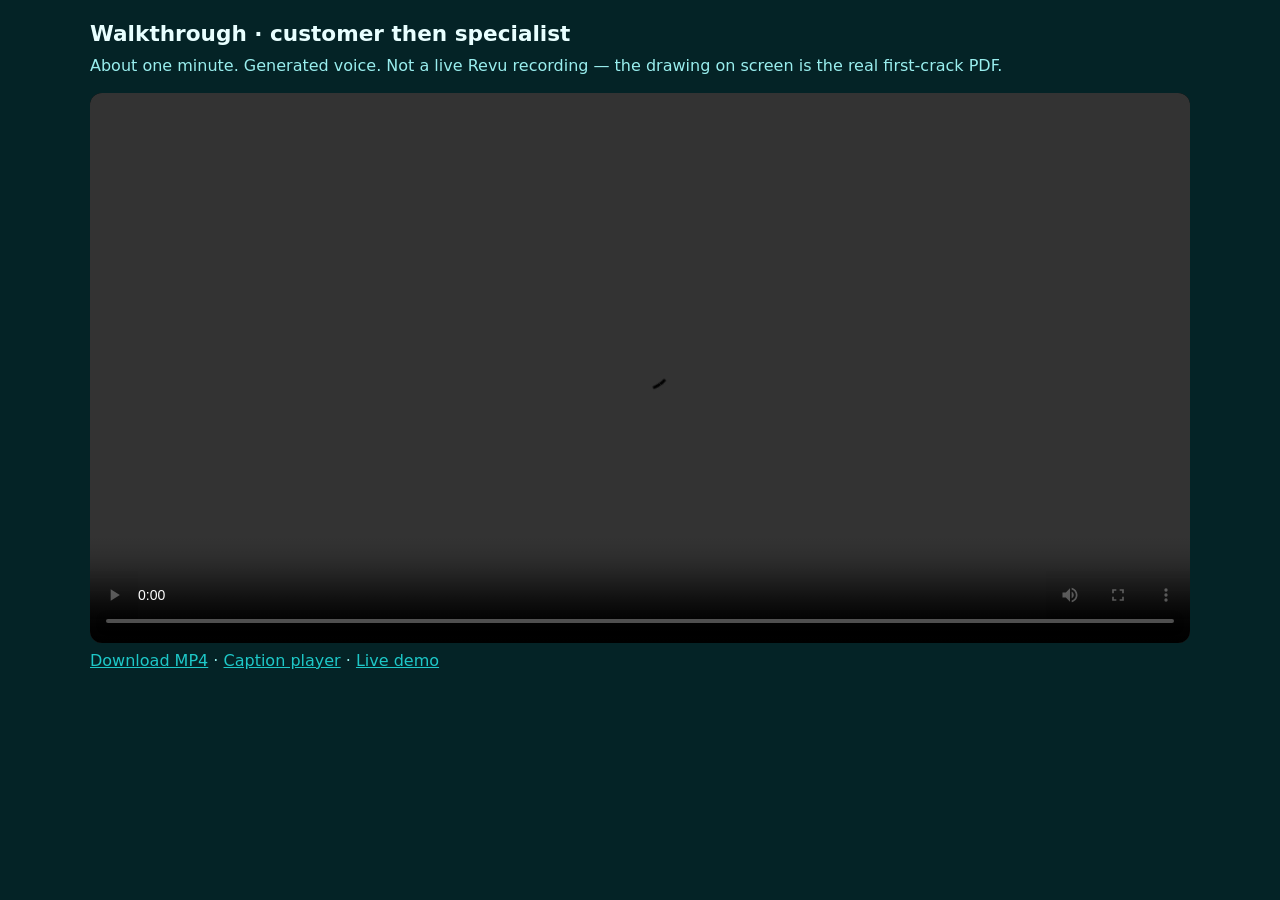
<file: demo-walk.html>
<!DOCTYPE html>
<html lang="en">
<head>
  <meta charset="UTF-8" />
  <meta name="viewport" content="width=device-width, initial-scale=1" />
  <title>Granite — walkthrough video</title>
  <link rel="icon" href="img/favicon.ico?v=6" sizes="any" />
  <style>
    body { margin: 0; background: #042326; color: #e8ffff; font: 16px/1.4 "Segoe UI", system-ui, sans-serif; }
    main { max-width: 1100px; margin: 0 auto; padding: 1.2rem 1rem 2.5rem; }
    h1 { margin: 0 0 0.35rem; font-size: 1.35rem; }
    p { margin: 0 0 1rem; color: #9ee; }
    video { width: 100%; border-radius: 12px; background: #000; }
    a { color: #1ec8c8; }
  </style>
</head>
<body>
  <main>
    <h1>Walkthrough · customer then specialist</h1>
    <p>About one minute. Generated voice. Not a live Revu recording — the drawing on screen is the real first-crack PDF.</p>
    <video controls playsinline src="files/demo-video/granite-plan09-walkthrough.mp4"></video>
    <p>
      <a href="files/demo-video/granite-plan09-walkthrough.mp4" download>Download MP4</a>
      · <a href="demo-voice.html">Caption player</a>
      · <a href="./">Live demo</a>
    </p>
  </main>
</body>
</html>
</file>
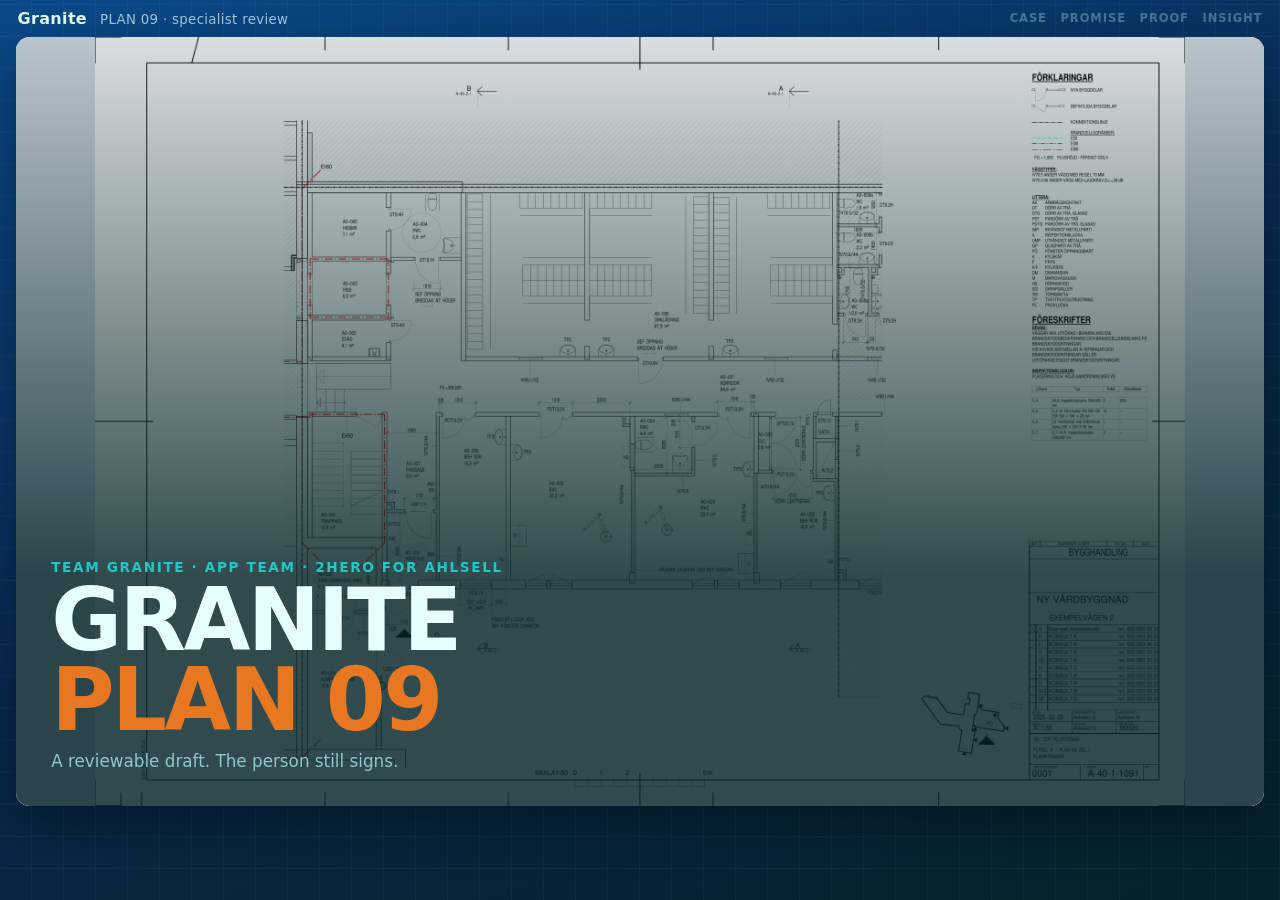
<file: show.html>
<!DOCTYPE html>
<html lang="en">
<head>
  <meta charset="UTF-8" />
  <meta name="viewport" content="width=device-width, initial-scale=1" />
  <meta http-equiv="Cache-Control" content="no-store" />
  <title>Granite — 2-minute show</title>
  <link rel="icon" href="img/favicon.ico?v=6" sizes="any" />
  <link rel="stylesheet" href="css/show.css?v=show8" />
</head>
<body data-phase="cover" data-move="cover">
  <main class="show">
    <header class="top">
      <div>Granite <small>PLAN 09 · specialist review</small></div>
      <ol class="spine" id="spine" aria-label="Story moves">
        <li data-move="case">Case</li>
        <li data-move="promise">Promise</li>
        <li data-move="proof">Proof</li>
        <li data-move="insight">Insight</li>
      </ol>
    </header>

    <section class="desk">
      <div class="plan-card">
        <div class="viewport">
          <div class="stage">
            <img src="img/plan-1091.png" alt="PLAN 09 drawing" />
            <div class="marks" id="marks"></div>
            <div class="scan" aria-hidden="true"></div>
            <div class="spot" aria-hidden="true"></div>
            <div class="stamp">TEXT DRAFT · NOT SIGNED</div>
          </div>
          <video class="clip-vid" id="clip" muted playsinline preload="auto" src="files/demo-video/scan.mp4"></video>
          <div class="cover">
            <p class="kicker">Team Granite · App team · 2Hero for Ahlsell</p>
            <h1>GRANITE<span>PLAN 09</span></h1>
            <p>A reviewable draft. The person still signs.</p>
          </div>
        </div>
      </div>
      <aside class="side">
        <h2>Take-off · this floor</h2>
        <div class="count"><span id="countNum">0</span><small>lines from the text on the sheet</small></div>
        <div class="rows" id="rows"></div>
        <div class="compare-pills">
          <span class="same">Same</span>
          <span class="miss">Missing</span>
          <span class="extra">Extra</span>
        </div>
      </aside>
      <aside class="insight-panel" id="insightPanel">
        <p class="insight-kicker">Insight</p>
        <p>The API read text on the sheet. Not objects.</p>
        <p>That is a dead end for take-off.</p>
        <p>It is still a first crack in Revu — a filled list, not a blank page.</p>
        <p class="insight-close">The person still signs.</p>
      </aside>
    </section>

    <p class="caption" id="caption"></p>
  </main>

  <script src="js/show.js?v=show8"></script>
</body>
</html>
</file>
<file: css/app.css>
:root {
  --ink: #102033;
  --muted: #5c6b7a;
  --paper: #eef3f8;
  --card: #ffffff;
  --line: #c5d0dc;
  --navy: #0b3a6e;
  --navy-2: #062847;
  --amber: #e87722;
  --amber-bg: #fff1e4;
  --green: #2a7a52;
  --green-bg: #e3f3ea;
  --red: #b42318;
  --red-bg: #fde8e6;
  --shadow: 0 18px 50px rgba(6, 40, 71, 0.22);
  --font: "Segoe UI", "Calibri", system-ui, sans-serif;
}

* { box-sizing: border-box; }
[hidden] { display: none !important; }
html, body { margin: 0; min-height: 100%; }
body {
  font-family: var(--font);
  color: var(--ink);
  background: #071a2e;
}

button, .btn { font: inherit; cursor: pointer; border: 0; border-radius: 8px; }

.btn-orange {
  background: var(--amber);
  color: #fff;
  padding: 0.9rem 1.35rem;
  font-weight: 700;
  letter-spacing: 0.01em;
}
.btn-orange:hover { filter: brightness(1.05); }
.btn-ghost {
  background: transparent;
  border: 1px solid var(--line);
  padding: 0.7rem 1rem;
  color: var(--ink);
}
.btn-ghost.light {
  border-color: rgba(255,255,255,0.35);
  color: #fff;
  padding: 0.45rem 0.85rem;
  font-size: 0.85rem;
}

/* —— Hero (TakeOff-inspired grid) —— */
.hero {
  min-height: 100vh;
  background:
    linear-gradient(180deg, rgba(7, 26, 46, 0.2), rgba(7, 26, 46, 0.55)),
    repeating-linear-gradient(0deg, transparent 0 31px, rgba(255,255,255,0.05) 31px 32px),
    repeating-linear-gradient(90deg, transparent 0 31px, rgba(255,255,255,0.05) 31px 32px),
    linear-gradient(160deg, #0a4a8a 0%, #07284e 55%, #05182c 100%);
  color: #fff;
}
.hero-nav {
  display: flex;
  justify-content: space-between;
  align-items: center;
  padding: 1rem 1.5rem;
}
.logo { font-weight: 800; letter-spacing: 0.02em; }
.logo small {
  display: block;
  font-weight: 500;
  opacity: 0.7;
  font-size: 0.72rem;
  letter-spacing: 0.08em;
  text-transform: uppercase;
}
.chip-quiet { font-size: 0.8rem; opacity: 0.75; margin-right: 0.8rem; }
.hero-nav-right { display: flex; align-items: center; gap: 0.5rem; flex-wrap: wrap; justify-content: flex-end; }

.hero-grid {
  display: grid;
  grid-template-columns: 1fr 1fr;
  gap: 2rem;
  max-width: 1120px;
  margin: 0 auto;
  padding: 2.5rem 1.5rem 4rem;
  align-items: start;
}
.badge {
  display: inline-block;
  background: rgba(232, 119, 34, 0.18);
  color: #ffd7b0;
  border: 1px solid rgba(232, 119, 34, 0.45);
  border-radius: 999px;
  padding: 0.25rem 0.7rem;
  font-size: 0.75rem;
  font-weight: 700;
  letter-spacing: 0.04em;
}
.hero h1 {
  font-size: clamp(2.1rem, 4.5vw, 3.4rem);
  line-height: 1.08;
  margin: 0.8rem 0 1rem;
  font-weight: 800;
}
.hero h1 em {
  font-style: normal;
  color: var(--amber);
}
.lead { font-size: 1.08rem; line-height: 1.5; opacity: 0.92; max-width: 36rem; }
.truth {
  margin: 0.75rem 0 0;
  max-width: 36rem;
  padding: 0.55rem 0.7rem;
  border-radius: 10px;
  border: 1px solid rgba(30, 200, 200, 0.4);
  background: rgba(4, 35, 38, 0.4);
  font-size: 0.82rem;
  line-height: 1.4;
  color: #c8ffff;
}
.doors {
  display: grid;
  grid-template-columns: 1fr 1fr;
  gap: 0.7rem;
  margin: 1.2rem 0 0.2rem;
  max-width: 36rem;
}
.door {
  display: flex;
  flex-direction: column;
  align-items: flex-start;
  gap: 0.28rem;
  text-align: left;
  padding: 0.85rem 0.9rem;
  border-radius: 12px;
  border: 1px solid rgba(255,255,255,0.18);
  background: rgba(255,255,255,0.04);
  color: #fff;
}
.door .door-kicker {
  font-size: 0.68rem;
  font-weight: 800;
  letter-spacing: 0.1em;
  text-transform: uppercase;
  color: #ffd7b0;
}
.door.specialist .door-kicker { color: #8fe8e8; }
.door strong { font-size: 1.05rem; }
.door > span:last-child { font-size: 0.78rem; line-height: 1.4; color: rgba(255,255,255,0.78); }
.door.customer.on {
  border-color: var(--amber);
  background: rgba(232, 119, 34, 0.16);
  box-shadow: 0 0 0 1px rgba(232, 119, 34, 0.35);
}
.door.specialist.on {
  border-color: #1ec8c8;
  background: rgba(30, 200, 200, 0.14);
  box-shadow: 0 0 0 1px rgba(30, 200, 200, 0.4);
}
.hero[data-role="specialist"] .badge {
  background: rgba(30, 200, 200, 0.16);
  color: #c8ffff;
  border-color: rgba(30, 200, 200, 0.45);
}
.hero[data-role="specialist"] h1 em { color: #1ec8c8; }
.hero[data-role="specialist"] .btn-orange {
  background: #1ec8c8;
  color: #042326;
}
.hero[data-role="specialist"] .file-row.ready {
  border-color: rgba(30, 200, 200, 0.65);
  box-shadow: 0 0 0 1px rgba(30, 200, 200, 0.25);
}
.hero[data-role="specialist"] .file-row.ready .fmeta { color: #0d4f4f; }
.actions { display: flex; flex-wrap: wrap; align-items: center; gap: 0.9rem; margin: 1.4rem 0 1.2rem; }
.micro { font-size: 0.85rem; opacity: 0.75; }
.hero[data-phase="overview"] .actions { margin-top: 1.6rem; }

.preview-sheet {
  position: relative;
  background: #fff;
  color: var(--ink);
  border-radius: 14px;
  overflow: hidden;
  box-shadow: var(--shadow);
  min-height: 320px;
}
.hero[data-phase="upload"] .preview-sheet {
  box-shadow: var(--shadow);
}
.hero[data-phase="upload"] .preview-sheet.dragover {
  box-shadow: var(--shadow), 0 0 0 3px #e87722;
}
.preview-bar {
  display: flex;
  justify-content: space-between;
  align-items: center;
  gap: 0.5rem;
  padding: 0.55rem 0.8rem;
  background: #eef3f8;
  font-size: 0.78rem;
  font-weight: 700;
}
.reading-pill {
  background: #e87722;
  color: #fff;
  border-radius: 999px;
  padding: 0.15rem 0.5rem;
  font-size: 0.7rem;
  white-space: nowrap;
}
.hero[data-phase="reading"] .reading-pill { animation: blink 1.4s ease-in-out infinite; }
.hero[data-phase="overview"] .reading-pill {
  background: var(--navy);
  animation: none;
}
.preview-frame { position: relative; background: #d9e1ea; }
.preview-plan {
  display: block;
  width: 100%;
  height: auto;
  object-fit: contain;
  object-position: center;
  user-select: none;
  background: #d9e1ea;
}
.hero[data-phase="upload"] .preview-plan { display: none; }
.hero[data-phase="upload"] .preview-frame {
  min-height: 320px;
  background: #eef3f8;
  padding: 0.7rem 0.75rem 0.85rem;
}
.file-picker { display: none; max-height: 380px; overflow: auto; }
.hero[data-phase="upload"] .file-picker { display: block; }
.file-picker-path {
  margin: 0 0 0.65rem;
  font-size: 0.72rem;
  font-weight: 600;
  color: var(--muted);
  letter-spacing: 0.02em;
}
.file-group {
  margin: 0.55rem 0 0.3rem;
  font-size: 0.68rem;
  font-weight: 800;
  letter-spacing: 0.06em;
  text-transform: uppercase;
  color: #7a8a9a;
}
.file-row {
  display: flex;
  justify-content: space-between;
  align-items: baseline;
  gap: 0.5rem;
  width: 100%;
  margin: 0 0 0.28rem;
  padding: 0.45rem 0.55rem;
  border-radius: 8px;
  border: 1px solid var(--line);
  background: #fff;
  text-align: left;
  font: inherit;
  color: var(--ink);
}
.file-row .fname { font-weight: 700; font-size: 0.82rem; }
.file-row .fmeta { font-size: 0.72rem; color: var(--muted); white-space: nowrap; }
.file-row.ready {
  border-color: rgba(232, 119, 34, 0.55);
  box-shadow: 0 0 0 1px rgba(232, 119, 34, 0.2);
  cursor: pointer;
}
.file-row.ready:hover { background: #fff7ef; }
.file-row.ready .fmeta { color: #c45a0c; font-weight: 700; }
.file-row.locked {
  opacity: 0.45;
  cursor: not-allowed;
  background: #f4f7fa;
}
.hero-scan {
  display: none;
  position: absolute;
  left: 0;
  right: 0;
  top: 0;
  height: 3px;
  background: linear-gradient(90deg, transparent, #e87722, transparent);
  animation: heroScan 2.2s linear infinite;
  pointer-events: none;
}
.hero[data-phase="reading"] .hero-scan { display: block; }
.hero-steps {
  display: none;
  position: absolute;
  left: 0.8rem;
  bottom: 0.8rem;
  margin: 0;
  padding: 0.65rem 0.8rem;
  list-style: none;
  width: min(240px, calc(100% - 1.6rem));
  background: rgba(11, 58, 110, 0.94);
  color: #fff;
  border-radius: 12px;
  font-size: 0.78rem;
  box-shadow: var(--shadow);
}
.hero[data-phase="reading"] .hero-steps { display: block; }
.hero-steps li {
  opacity: 0.4;
  padding: 0.18rem 0;
}
.hero-steps li.on { opacity: 1; color: #ffd7b0; font-weight: 700; }
.hero-steps li.done { opacity: 0.9; }
.hero-steps li.done::before { content: "✓ "; color: #9ee0c0; }
.hero-steps li.on::before { content: "▸ "; }
.preview-list {
  display: none;
  position: absolute;
  right: 1rem;
  bottom: 1rem;
  width: 236px;
  background: #0b3a6e;
  color: #fff;
  border-radius: 12px;
  padding: 0.7rem 0.8rem;
  box-shadow: var(--shadow);
  font-size: 0.78rem;
}
.hero[data-phase="overview"] .preview-list { display: block; }
.preview-list header { font-weight: 800; margin-bottom: 0.4rem; }
.preview-list header small { display: block; font-weight: 500; opacity: 0.7; }
.preview-list p { margin: 0.25rem 0; opacity: 0.95; }
.preview-list b { color: #ffd7b0; font-weight: 700; }
.preview-list footer { margin-top: 0.5rem; border-top: 1px solid rgba(255,255,255,0.2); padding-top: 0.4rem; }
.hero-bar { max-width: 22rem; margin: 1rem 0 0; }

@keyframes heroScan {
  0% { top: 0; }
  100% { top: calc(100% - 3px); }
}
@keyframes blink {
  50% { opacity: 0.55; }
}

.bar {
  height: 8px;
  background: rgba(255,255,255,0.15);
  border-radius: 99px;
  overflow: hidden;
  margin-top: 1rem;
}
.bar span {
  display: block;
  height: 100%;
  width: 0;
  background: var(--amber);
  transition: width 0.35s linear;
}

/* App chrome — same studio as the cover */
.app {
  display: none;
  height: 100vh;
  max-height: 100vh;
  overflow: hidden;
  flex-direction: column;
  color: #fff;
  background:
    repeating-linear-gradient(0deg, transparent 0 31px, rgba(255,255,255,0.035) 31px 32px),
    repeating-linear-gradient(90deg, transparent 0 31px, rgba(255,255,255,0.035) 31px 32px),
    linear-gradient(160deg, #0a4a8a 0%, #07284e 55%, #05182c 100%);
}
.app.on { display: flex; }
.top {
  display: flex;
  align-items: center;
  justify-content: space-between;
  gap: 1rem;
  padding: 0.7rem 1.2rem;
  background: transparent;
  color: #fff;
  flex-shrink: 0;
}
.top-tools { display: flex; align-items: center; gap: 0.6rem; }
.brand { font-weight: 700; }
.brand span { opacity: 0.7; font-weight: 500; margin-left: 0.5rem; font-size: 0.85rem; }
.mode {
  display: flex;
  background: rgba(255,255,255,0.08);
  border-radius: 999px;
  padding: 0.15rem;
}
.mode button {
  background: transparent;
  color: #d7e2ee;
  padding: 0.4rem 0.9rem;
  border-radius: 999px;
}
.mode button.active { background: #fff; color: var(--navy); }

.boot-banner {
  margin: 0;
  padding: 0.7rem 1.2rem;
  background: #b42318;
  color: #fff;
  font-weight: 700;
}
.steps {
  display: flex;
  gap: 0.15rem;
  flex: 1;
  justify-content: center;
  flex-wrap: wrap;
}
.steps a {
  color: rgba(255,255,255,0.55);
  text-decoration: none;
  font-size: 0.78rem;
  font-weight: 700;
  letter-spacing: 0.04em;
  text-transform: uppercase;
  padding: 0.35rem 0.65rem;
  border-radius: 999px;
}
.steps a.on { background: #fff; color: var(--navy); }
.steps a.done { color: #ffd7b0; }
.role-switch {
  display: flex;
  background: rgba(255,255,255,0.1);
  border-radius: 999px;
  padding: 0.15rem;
  border: 1px solid rgba(255,255,255,0.2);
}
.role-switch button {
  background: transparent;
  color: #d7e2ee;
  padding: 0.4rem 0.85rem;
  border-radius: 999px;
  font-size: 0.8rem;
  font-weight: 800;
  letter-spacing: 0.04em;
  text-transform: uppercase;
}
.role-switch button small {
  display: inline;
  margin-left: 0.28rem;
  font-size: 0.62rem;
  font-weight: 800;
  letter-spacing: 0.06em;
  padding: 0.08rem 0.32rem;
  border-radius: 999px;
  background: #1ec8c8;
  color: #042326;
  text-transform: uppercase;
}
.app[data-role="specialist"] .role-switch button.on small {
  background: #042326;
  color: #8fe8e8;
}
.role-switch button.on { background: #fff; color: var(--navy); }
.app[data-role="specialist"] .role-switch button.on {
  background: #1ec8c8;
  color: #042326;
}
.spec-tools-label {
  flex: 1;
  text-align: center;
  font-size: 0.78rem;
  font-weight: 800;
  letter-spacing: 0.12em;
  text-transform: uppercase;
  color: #8fe8e8;
  margin: 0;
}
.role-banner {
  margin: 0;
  padding: 0.4rem 1.2rem;
  font-size: 0.82rem;
  font-weight: 700;
  letter-spacing: 0.03em;
  flex-shrink: 0;
}
.app[data-role="customer"] .role-banner {
  background: var(--amber);
  color: #fff;
}
.app[data-role="specialist"] .role-banner {
  background: #0d4f4f;
  color: #c8ffff;
  border-bottom: 1px solid #1ec8c8;
}
.cust-kicker, .spec-kicker {
  margin: 0 0 0.25rem;
  font-size: 0.68rem;
  font-weight: 800;
  letter-spacing: 0.1em;
  text-transform: uppercase;
}
.cust-kicker { color: #ffd7b0; }
.spec-kicker { color: #8fe8e8; }

.app[data-role="specialist"] {
  background:
    repeating-linear-gradient(90deg, transparent 0 47px, rgba(30,200,200,0.04) 47px 48px),
    linear-gradient(160deg, #12353a 0%, #0a1e24 55%, #061418 100%);
}
.app[data-role="specialist"] .flow-bar {
  background: #042326;
  border-top: 1px solid #1ec8c8;
}
.app[data-role="specialist"] .flow-bar .btn-orange,
.app[data-role="specialist"] .bb-box .btn-orange {
  background: #1ec8c8;
  color: #042326;
}
.app[data-role="specialist"] .side {
  background: rgba(4, 35, 38, 0.35);
}

.flow-bar {
  display: flex;
  justify-content: space-between;
  align-items: center;
  gap: 1rem;
  padding: 0.75rem 1.2rem 1rem;
  background: rgba(7, 26, 46, 0.55);
  border-top: 1px solid rgba(255,255,255,0.08);
  font-size: 0.88rem;
  color: rgba(255,255,255,0.8);
  flex-shrink: 0;
}
.flow-bar .btn-orange { min-width: 10rem; }
#backBtn:disabled, #continueBtn:disabled { opacity: 0.35; cursor: default; }

.group { margin-bottom: 0.9rem; }
.group h2 {
  display: flex;
  justify-content: space-between;
  align-items: baseline;
  font-size: 0.92rem;
  margin: 0 0 0.4rem;
}
.group h2 small { font-weight: 600; opacity: 0.7; }
.group.green h2 { color: #b8f0d0; }
.group.amber h2 { color: #ffd7b0; }
.group.grey h2 { color: #c5d0dc; }
.found-row {
  display: block;
  width: 100%;
  text-align: left;
  background: rgba(255,255,255,0.08);
  color: #fff;
  border: 1px solid rgba(255,255,255,0.1);
  border-radius: 10px;
  padding: 0.55rem 0.7rem;
  margin-bottom: 0.35rem;
}
.found-row strong { display: block; font-size: 0.88rem; }
.found-row span { display: block; font-size: 0.75rem; opacity: 0.75; margin-top: 0.15rem; }
.found-row.sel { outline: 2px solid var(--amber); }
.group.green .found-row { border-color: rgba(80,180,120,0.35); }
.group.amber .found-row { border-color: rgba(232,119,34,0.4); }
.group.grey .found-row { opacity: 0.72; }
.empty { font-size: 0.82rem; color: #9eb0c4; }
.brief {
  display: block;
  width: 100%;
  text-align: left;
  color: inherit;
  font: inherit;
  background: rgba(255,255,255,0.08);
  border-radius: 12px;
  padding: 0.75rem 0.85rem;
  margin: 0 0 0.65rem;
  border: 0;
  border-left: 3px solid rgba(255,255,255,0.2);
  cursor: default;
}
button.brief { cursor: pointer; }
button.brief:hover { background: rgba(255,255,255,0.12); }
button.brief.sel { outline: 2px solid #fff; }
.brief strong { display: block; margin-bottom: 0.25rem; }
.brief p { margin: 0; font-size: 0.86rem; line-height: 1.4; opacity: 0.92; }
.brief.ok { border-left-color: #9ee0c0; }
.brief.ask { border-left-color: var(--amber); }
.brief.off { border-left-color: #8a9aab; opacity: 0.88; }
.brief .how { margin-top: 0.45rem; color: #ffd7b0; font-weight: 700; opacity: 1; }
.q-progress {
  margin: 0 0 0.35rem;
  font-size: 0.72rem;
  font-weight: 800;
  letter-spacing: 0.08em;
  text-transform: uppercase;
  color: #ffd7b0;
}
.picked-note { color: #b8f0d0; font-weight: 700; margin: 0.7rem 0 0; }
.ask { font-size: 1.05rem; font-weight: 700; margin: 0.4rem 0 0.5rem; }
.choices { display: flex; flex-direction: column; gap: 0.45rem; }
.choice {
  text-align: left;
  background: rgba(255,255,255,0.08);
  color: #fff;
  border: 1px solid rgba(255,255,255,0.16);
  border-radius: 12px;
  padding: 0.7rem 0.8rem;
  cursor: pointer;
}
#sentMsg { color: #b8f0d0; font-weight: 700; }
.sent-box {
  background: rgba(42, 122, 82, 0.28);
  border: 1px solid #9ee0c0;
  border-radius: 12px;
  padding: 0.85rem 0.95rem;
  margin: 0 0 0.85rem;
}
.sent-box h2 { margin: 0 0 0.35rem; }
.sent-box p { margin: 0; }
.stamp.sent { border-color: #9ee0c0; color: #b8f0d0; }
.choice strong { display: block; }
.choice span { display: block; font-size: 0.78rem; opacity: 0.8; margin-top: 0.25rem; }
.choice .act {
  font-size: 0.68rem;
  font-weight: 800;
  letter-spacing: 0.06em;
  text-transform: uppercase;
  color: #ffd7b0;
  opacity: 1;
  margin-bottom: 0.15rem;
}
.choice.skip .act { color: #c5d0dc; }
.choice .art { color: #ffd7b0; font-weight: 700; opacity: 1; }
.choice.sel { outline: 2px solid var(--amber); background: rgba(232,119,34,0.16); }
.send-table { margin: 0.8rem 0; }
.send-actions { display: flex; flex-wrap: wrap; align-items: center; gap: 0.8rem; margin-top: 0.8rem; }
#catalogBtn.active { background: #fff; color: var(--navy); }

.cat-overlay {
  position: fixed;
  inset: 0;
  background: rgba(5, 16, 30, 0.55);
  z-index: 30;
  display: flex;
  justify-content: flex-end;
}
.cat-overlay[hidden] { display: none; }
.cat-drawer {
  width: min(420px, 100%);
  height: 100%;
  background: #0b2a4a;
  color: #fff;
  padding: 1rem 1.1rem 1.2rem;
  display: flex;
  flex-direction: column;
  box-shadow: -12px 0 40px rgba(0,0,0,0.35);
}
.cat-drawer header {
  display: flex;
  justify-content: space-between;
  align-items: center;
  gap: 0.6rem;
}
.cat-drawer h2 { margin: 0; font-size: 1.1rem; }
.cat-lang {
  display: flex;
  background: rgba(255,255,255,0.08);
  border-radius: 999px;
  padding: 0.12rem;
}
.cat-lang button {
  background: transparent;
  color: #d7e2ee;
  padding: 0.25rem 0.65rem;
  border-radius: 999px;
  font-size: 0.78rem;
  font-weight: 700;
}
.cat-lang button.on { background: #fff; color: var(--navy); }
.cat-note { font-size: 0.78rem; color: #ffd7b0; margin: 0.45rem 0 0.7rem; }
.cat-drawer input[type="search"] {
  width: 100%;
  border: 1px solid rgba(255,255,255,0.2);
  background: rgba(255,255,255,0.08);
  color: #fff;
  border-radius: 10px;
  padding: 0.65rem 0.75rem;
  font: inherit;
}
.cat-tags { display: flex; flex-wrap: wrap; gap: 0.3rem; margin: 0.65rem 0 0.35rem; }
.cat-count { font-size: 0.78rem; color: #9eb0c4; margin: 0 0 0.4rem; }
.cat-list { overflow: auto; flex: 1; min-height: 0; }
.cat-row {
  display: block;
  width: 100%;
  text-align: left;
  background: rgba(255,255,255,0.08);
  color: #fff;
  border: 1px solid rgba(255,255,255,0.12);
  border-radius: 10px;
  padding: 0.55rem 0.7rem;
  margin-bottom: 0.35rem;
}
.cat-row strong { display: block; font-size: 0.86rem; }
.cat-row span, .cat-row em { display: block; font-size: 0.75rem; font-style: normal; opacity: 0.8; margin-top: 0.12rem; }
.cat-row em { color: #ffd7b0; opacity: 1; }
.cat-row.in { border-color: rgba(80,180,120,0.45); }

.trust {
  display: grid;
  grid-template-columns: repeat(4, 1fr);
  gap: 0.65rem;
  padding: 0 1.2rem 0.9rem;
  background: transparent;
  border: 0;
}
.t-card {
  padding: 0.7rem 0.85rem;
  border-radius: 12px;
  background: rgba(255,255,255,0.08);
  border: 1px solid rgba(255,255,255,0.12);
  font-size: 0.82rem;
  color: #e8eef5;
}
.t-card strong {
  display: block;
  font-size: 0.68rem;
  text-transform: uppercase;
  letter-spacing: 0.07em;
  color: #9eb0c4;
  font-weight: 700;
}
.t-card b { display: block; font-size: 1.25rem; margin: 0.15rem 0; color: #fff; }
.t-card.warn { border-color: rgba(232, 119, 34, 0.45); background: rgba(232, 119, 34, 0.12); }
.t-card.warn b { color: #ffd7b0; }
.t-card.ok { border-color: rgba(80, 180, 120, 0.4); background: rgba(42, 122, 82, 0.2); }
.t-card.extra { border-color: rgba(255,255,255,0.2); }
.trust.specialist { background: transparent; }

.main {
  display: grid;
  grid-template-columns: 1.15fr 0.85fr;
  flex: 1;
  min-height: 0;
  overflow: hidden;
}
.plan-wrap, .side { padding: 0 1.2rem 0.6rem; min-height: 0; }
.plan-wrap { border-right: 0; display: flex; }
.plan-card {
  background: #fff;
  color: var(--ink);
  border: 0;
  border-radius: 14px;
  padding: 0;
  height: auto;
  flex: 1;
  min-height: 0;
  overflow: hidden;
  box-shadow: var(--shadow);
  display: flex;
  flex-direction: column;
}
.sheet-bar {
  display: flex;
  justify-content: space-between;
  align-items: center;
  gap: 0.6rem;
  flex-wrap: wrap;
  padding: 0.55rem 0.85rem;
  background: #eef3f8;
  font-size: 0.78rem;
  font-weight: 700;
  color: var(--navy);
}
.pin-legend {
  display: flex;
  align-items: center;
  gap: 0.55rem;
  font-weight: 600;
  color: var(--muted);
}
.pin-legend .lg {
  display: inline-block;
  width: 0.65rem;
  height: 0.65rem;
  border-radius: 2px;
  margin-right: 0.15rem;
  vertical-align: middle;
}
.pin-legend .lg.room { background: #0b3a6e; }
.pin-legend .lg.code { background: #c45a0c; }
.pin-legend .lg.extra { background: #5c6b7a; }
.reading-pill.idle {
  animation: none;
  background: var(--navy);
}
.zoom-tools { display: flex; gap: 0.25rem; }
.zoom-tools button {
  width: 2rem;
  height: 1.7rem;
  background: #fff;
  border: 1px solid var(--line);
  color: var(--navy);
  font-weight: 800;
  border-radius: 6px;
}
.sheet-bar { flex-shrink: 0; }
.viewport {
  position: relative;
  flex: 1;
  height: auto;
  min-height: 0;
  overflow: hidden;
  background: #d9e1ea;
  cursor: grab;
  touch-action: none;
  user-select: none;
}
.viewport.drag { cursor: grabbing; }
.stage {
  position: absolute;
  left: 0;
  top: 0;
  width: 1600px;
  pointer-events: none;
}
.stage img {
  display: block;
  width: 100%;
  height: auto;
  max-width: none;
  user-select: none;
  pointer-events: none;
  -webkit-user-drag: none;
}
.marks {
  position: absolute;
  inset: 0;
  pointer-events: none;
}
.pin {
  position: absolute;
  margin-left: -14px;
  margin-top: -22px;
  background: #e87722;
  color: #fff;
  font-size: 0.68rem;
  font-weight: 800;
  padding: 0.18rem 0.38rem;
  border-radius: 4px;
  border: 0;
  box-shadow: 0 4px 10px rgba(0,0,0,0.25);
  white-space: nowrap;
  z-index: 2;
  pointer-events: auto;
}
.pin.sel { background: #0b3a6e; z-index: 3; }
.pin.room { background: #0b3a6e; }
.pin.code { background: #c45a0c; }
.pin.extra { background: #5c6b7a; }
.pin.dim { opacity: 0.28; }
.pin.cmp-same { background: #2a7a52; }
.pin.cmp-diff { background: #e87722; }
.pin.cmp-miss { background: #1ec8c8; color: #042326; }
.pin.cmp-extra { background: #b42318; }
.pin.room.sel, .pin.code.sel, .pin.extra.sel, .pin.cmp-same.sel, .pin.cmp-diff.sel, .pin.cmp-miss.sel, .pin.cmp-extra.sel { outline: 2px solid #fff; }
.pin-legend .lg.same { background: #2a7a52; }
.pin-legend .lg.diff { background: #e87722; }
.pin-legend .lg.miss { background: #1ec8c8; }
.pin-legend .lg.onlybb { background: #b42318; }
.bb-steps {
  display: flex;
  flex-wrap: wrap;
  gap: 0.35rem 0.7rem;
  list-style: none;
  margin: 0 0 0.7rem;
  padding: 0;
  font-size: 0.72rem;
  font-weight: 700;
  color: #c8ffff;
}
.bb-steps li { padding-left: 0; }
.bb-steps li::before { content: counter(bb) ". "; }
.bb-steps { counter-reset: bb; }
.bb-steps li { counter-increment: bb; }
.bb-pills { align-items: center; }
.apply-all {
  margin: 0 0 0.55rem;
  font-size: 0.8rem;
  font-weight: 700;
  color: #ffe0c2;
}
.cat-hint { font-size: 0.78rem; color: #d7e2ee; margin: 0.65rem 0 0; }
.plan-card h2, .side h2 { font-size: 0.95rem; margin: 0 0 0.6rem; color: #fff; }

.side { overflow: auto; max-height: none; height: 100%; min-width: 0; }
.basket-head { margin-bottom: 0.7rem; }
.basket-head h2 { margin: 0; }
.basket-head p { margin: 0.15rem 0 0; font-size: 0.82rem; color: #ffd7b0; }
.side .checks, .side .compare { color: var(--ink); }
.side table.compare { background: #fff; border-radius: 10px; overflow: hidden; }
.basket-room {
  background: #0b3a6e;
  color: #fff;
  border: 1px solid rgba(255,255,255,0.12);
  border-radius: 12px;
  margin-bottom: 0.7rem;
  padding: 0.75rem 0.85rem;
  cursor: pointer;
  box-shadow: var(--shadow);
}
.basket-room.sel { outline: 2px solid var(--amber); }
.basket-room h3 { margin: 0 0 0.4rem; font-size: 0.95rem; color: #fff; }
.basket-room h3 small {
  display: block;
  font-weight: 500;
  font-size: 0.78rem;
  opacity: 0.72;
  margin-top: 0.1rem;
}
.basket-room.extras { background: rgba(11, 58, 110, 0.72); }
.line-block { border-top: 1px solid rgba(255,255,255,0.12); padding: 0.35rem 0 0.15rem; }
.line {
  display: flex;
  flex-direction: column;
  align-items: flex-start;
  gap: 0.28rem;
  font-size: 0.88rem;
}
.blocker {
  font-size: 0.72rem;
  font-weight: 700;
  padding: 0.15rem 0.45rem;
  border-radius: 999px;
  background: var(--amber-bg);
  color: #8a5508;
}
.need {
  margin: 0.25rem 0 0.35rem;
  font-size: 0.8rem;
  line-height: 1.35;
  color: #ffd7b0;
  overflow-wrap: break-word;
  max-width: 100%;
}
.need.always { color: #d7e2ee; }

.foot {
  display: flex;
  justify-content: space-between;
  align-items: center;
  gap: 1rem;
  padding: 0.85rem 1.2rem 1.1rem;
  border-top: 0;
  background: transparent;
  font-size: 0.88rem;
  color: rgba(255,255,255,0.7);
}

.checks { list-style: none; padding: 0; margin: 0 0 1rem; }
.checks li {
  padding: 0.5rem 0.6rem;
  margin-bottom: 0.35rem;
  border-radius: 8px;
  font-size: 0.85rem;
  background: rgba(180, 35, 24, 0.16);
  color: #ffd0cc;
  border: 1px solid rgba(255,255,255,0.08);
  overflow-wrap: break-word;
}
.checks li.ok { background: rgba(42, 122, 82, 0.28); color: #d4f5e4; }
.checks li.zoomable { cursor: pointer; }
.checks li.zoomable:hover { outline: 1px solid #1ec8c8; }
.checks li.sel { outline: 2px solid #8fe8e8; }
table.compare {
  width: 100%;
  table-layout: fixed;
  border-collapse: collapse;
  font-size: 0.72rem;
  margin-bottom: 1rem;
}
table.compare th, table.compare td {
  border: 1px solid var(--line);
  padding: 0.4rem;
  text-align: left;
  vertical-align: top;
  overflow-wrap: break-word;
}
table.compare th { background: var(--navy); color: #fff; }

.draft-meta { margin: 0 0 0.45rem; font-size: 0.78rem; color: #ffd7b0; }
.filters { display: flex; flex-wrap: wrap; gap: 0.3rem; margin: 0 0 0.55rem; }
.filter-btn {
  background: rgba(255,255,255,0.08);
  color: #fff;
  border: 1px solid rgba(255,255,255,0.2);
  padding: 0.28rem 0.5rem;
  font-size: 0.72rem;
  font-weight: 700;
  border-radius: 999px;
}
.filter-btn.active { background: var(--amber); border-color: var(--amber); }
.app[data-role="specialist"] .filter-btn.active {
  background: #1ec8c8;
  border-color: #1ec8c8;
  color: #042326;
}
.app[data-role="specialist"] table.draft th { background: #0d4f4f; }
.spec-export-note { color: #8fe8e8; margin: 0; }
.bb-box {
  margin: 0 0 1.1rem;
  padding: 0.95rem 1rem 1.05rem;
  border: 2px solid #1ec8c8;
  border-radius: 14px;
  background: linear-gradient(180deg, rgba(30, 200, 200, 0.18) 0%, rgba(14, 70, 70, 0.55) 100%);
  box-shadow: 0 0 0 1px rgba(30, 200, 200, 0.25), 0 12px 28px rgba(0, 0, 0, 0.28);
}
.bb-box.dragover { outline: 3px dashed #fff; }
.bb-box h2 { margin: 0 0 0.4rem; font-size: 1.28rem; line-height: 1.2; }
.bb-lead { margin: 0 0 0.7rem !important; font-size: 0.88rem !important; color: #fff !important; }
.crack-split {
  background: rgba(4, 35, 38, 0.55);
  border: 1px solid #1ec8c8;
  border-radius: 10px;
  padding: 0.7rem 0.8rem;
  margin: 0.7rem 0 0.9rem;
}
.crack-split p { margin: 0 0 0.4rem; font-size: 0.82rem; color: #e8ffff; }
.crack-split p:last-child { margin: 0; color: #ffd7b0; }
.check-first {
  margin: 0 0 1.1rem;
  padding: 0.75rem 0.85rem;
  border-radius: 12px;
  border: 1px solid rgba(232, 119, 34, 0.45);
  background: rgba(232, 119, 34, 0.12);
}
.check-first .spec-kicker { margin: 0 0 0.4rem; }
.check-first ul {
  margin: 0;
  padding: 0 0 0 1.1rem;
  color: #fff;
  font-size: 0.82rem;
  line-height: 1.45;
}
.check-first li { margin: 0 0 0.35rem; }
.check-first li:last-child { margin: 0; }
.src-badge {
  display: inline-block;
  padding: 0.1rem 0.4rem;
  border-radius: 999px;
  font-size: 0.68rem;
  font-weight: 700;
  letter-spacing: 0.02em;
  white-space: nowrap;
}
.src-badge.src-text { background: rgba(30, 200, 200, 0.2); color: #c8ffff; }
.src-badge.src-nocode { background: rgba(232, 119, 34, 0.22); color: #ffd7b0; }
.src-badge.src-trade { background: rgba(180, 35, 24, 0.22); color: #ffc9c4; }
.src-badge.src-off { background: rgba(255, 255, 255, 0.12); color: #d8e4f0; }
.bb-after {
  margin: 1.1rem 0 0.35rem;
  font-size: 0.72rem;
  font-weight: 800;
  letter-spacing: 0.1em;
  text-transform: uppercase;
  color: #8fe8e8;
}
a.btn-orange {
  display: inline-block;
  text-decoration: none;
  text-align: center;
}
.bb-dropzone {
  display: flex;
  flex-direction: column;
  align-items: center;
  justify-content: center;
  gap: 0.25rem;
  width: 100%;
  min-height: 7.2rem;
  margin: 0 0 0.65rem;
  padding: 1rem 0.8rem;
  border: 2px dashed #8fe8e8;
  border-radius: 12px;
  background: rgba(4, 35, 38, 0.55);
  color: #fff;
  text-align: center;
}
.bb-dropzone:hover, .bb-box.dragover .bb-dropzone {
  background: rgba(30, 200, 200, 0.22);
  border-color: #fff;
}
.bb-dropzone strong,
.bb-dropzone span {
  display: block;
  width: 100%;
}
.bb-dropzone strong {
  font-size: 1.02rem;
  font-weight: 800;
  letter-spacing: 0.01em;
}
.bb-dropzone span {
  font-size: 0.78rem;
  font-weight: 600;
  color: #c8ffff;
}
.bb-quiet {
  margin: 0.15rem 0 0.2rem !important;
  font-size: 0.75rem !important;
  color: rgba(255,255,255,0.7) !important;
}
.bb-link {
  display: inline;
  padding: 0;
  background: none;
  border: 0;
  color: #8fe8e8;
  font: inherit;
  font-weight: 800;
  text-decoration: underline;
}
.bb-notes { margin: 0 0 0.7rem; }
.bb-notes summary {
  cursor: pointer;
  font-size: 0.8rem;
  font-weight: 800;
  color: #8fe8e8;
  padding: 0.2rem 0;
}
.app[data-role="specialist"] .bb-box .need.always { color: #c8ffff; }
.bb-actions { display: flex; flex-wrap: wrap; gap: 0.45rem; margin: 0 0 0.15rem; }
.bb-pills { display: flex; flex-wrap: wrap; gap: 0.35rem; margin: 0.7rem 0 0.4rem; }
.bb-downloads { display: flex; flex-wrap: wrap; align-items: center; gap: 0.55rem; margin: 0 0 0.55rem; }
.bb-pill {
  font-size: 0.72rem;
  font-weight: 800;
  letter-spacing: 0.03em;
  padding: 0.28rem 0.55rem;
  border-radius: 999px;
}
.bb-pill.same { background: rgba(42, 122, 82, 0.35); color: #d4f5e4; }
.bb-pill.diff { background: rgba(232, 119, 34, 0.28); color: #ffe0c2; }
.bb-pill.granite { background: rgba(30, 200, 200, 0.22); color: #c8ffff; }
.bb-pill.extra { background: rgba(180, 35, 24, 0.28); color: #ffd0cc; }
.bb-source { font-size: 0.78rem !important; color: #c8ffff !important; }
.bb-error { color: #ffd0cc !important; }
.bb-block { margin: 0.4rem 0; }
.bb-block summary {
  cursor: pointer;
  font-size: 0.8rem;
  font-weight: 800;
  color: #c8ffff;
  padding: 0.25rem 0;
}
.bb-wrap { max-height: 220px; margin: 0.35rem 0 0.2rem; }
.draft-wrap { overflow: auto; max-height: 320px; margin-bottom: 1rem; border-radius: 10px; }
table.draft {
  width: 100%;
  border-collapse: collapse;
  font-size: 0.7rem;
  background: #fff;
  color: var(--ink);
}
table.draft th, table.draft td {
  border-bottom: 1px solid var(--line);
  padding: 0.35rem 0.4rem;
  text-align: left;
  vertical-align: top;
}
table.draft th { background: var(--navy); color: #fff; position: sticky; top: 0; }
table.draft tr { cursor: pointer; }
table.draft tr.sel td { background: #fff1e4; }
table.draft .blocker { display: inline-block; }

.modal {
  display: none;
  position: fixed;
  inset: 0;
  background: rgba(15, 39, 68, 0.45);
  align-items: center;
  justify-content: center;
  padding: 1rem;
  z-index: 20;
}
.modal.on { display: flex; }
.modal .box {
  background: #fff;
  max-width: 520px;
  width: 100%;
  border-radius: 12px;
  padding: 1.4rem;
  box-shadow: var(--shadow);
  color: var(--ink);
}
.modal h2 { margin-top: 0.3rem; }
.stamp {
  display: inline-block;
  border: 2px solid var(--amber);
  color: var(--amber);
  font-weight: 800;
  letter-spacing: 0.08em;
  font-size: 0.72rem;
  padding: 0.2rem 0.45rem;
  transform: rotate(-4deg);
}
.hint { margin-top: 1.25rem; font-size: 0.9rem; color: var(--muted); }
.detail {
  display: none;
  background: rgba(255,255,255,0.08);
  border-radius: 8px;
  padding: 0.6rem;
  margin-top: 0.4rem;
  font-size: 0.82rem;
  color: #d7e2ee;
}
.detail.on { display: block; }

.app[data-role="customer"] .plan-card {
  box-shadow: 0 0 0 3px var(--amber), var(--shadow);
}
.app[data-role="specialist"] .plan-card {
  box-shadow: 0 0 0 3px #1ec8c8, var(--shadow);
}
.app[data-role="customer"] .side {
  box-shadow: inset 0 0 0 2px rgba(232, 119, 34, 0.45);
  border-radius: 12px;
}
.app[data-role="specialist"] .side {
  box-shadow: inset 0 0 0 2px rgba(30, 200, 200, 0.5);
  border-radius: 12px;
}

@media (max-width: 900px) {
  .hero-grid { grid-template-columns: 1fr; }
  .doors { grid-template-columns: 1fr; }
  .main { grid-template-columns: 1fr; }
  .trust { grid-template-columns: 1fr 1fr; }
  .plan-card { height: 360px; }
  .preview-list { position: static; width: auto; margin: 0.6rem; }
  .hero-steps { width: auto; right: 0.8rem; }
}
</file>
<file: css/show.css>
:root {
  --ink: #e8ffff;
  --muted: #8ec8c8;
  --amber: #e87722;
  --teal: #1ec8c8;
  --navy: #042326;
  --paper: #d9e1ea;
  --font: "Segoe UI", "Calibri", system-ui, sans-serif;
}
* { box-sizing: border-box; }
[hidden] { display: none !important; }
html, body {
  margin: 0;
  height: 100%;
  background: #021516;
  color: var(--ink);
  font-family: var(--font);
  overflow: hidden;
}
button { font: inherit; cursor: pointer; border: 0; }

.show {
  height: 100%;
  display: grid;
  grid-template-rows: auto 1fr auto;
  background:
    repeating-linear-gradient(0deg, transparent 0 31px, rgba(255,255,255,0.03) 31px 32px),
    repeating-linear-gradient(90deg, transparent 0 31px, rgba(255,255,255,0.03) 31px 32px),
    linear-gradient(160deg, #0a4a8a 0%, #07284e 52%, #042326 100%);
}

.top {
  display: flex;
  align-items: center;
  justify-content: space-between;
  padding: 0.55rem 1.1rem;
  font-weight: 700;
  letter-spacing: 0.02em;
}
.top small { font-weight: 500; opacity: 0.7; margin-left: 0.45rem; }
.spine {
  display: flex;
  gap: 0.15rem 0.85rem;
  margin: 0;
  padding: 0;
  list-style: none;
  font-size: 0.72rem;
  font-weight: 800;
  letter-spacing: 0.08em;
  text-transform: uppercase;
}
.spine li {
  opacity: 0.32;
  color: #c8ffff;
  transition: opacity 0.35s ease, color 0.35s ease, transform 0.35s ease;
}
.spine li::after {
  content: "";
}
.spine li.on {
  opacity: 1;
  color: var(--amber);
}
.spine li[data-move="insight"].on {
  color: var(--teal);
  transform: scale(1.12);
  text-shadow: 0 0 18px rgba(30, 200, 200, 0.45);
}

.desk {
  display: grid;
  grid-template-columns: 1fr;
  min-height: 0;
  padding: 0 1rem 0.4rem;
  gap: 0.75rem;
  transition: grid-template-columns 0.7s cubic-bezier(0.22, 0.82, 0.24, 1);
}
body[data-phase="list"] .desk,
body[data-phase="need"] .desk,
body[data-phase="stamp"] .desk,
body[data-phase="compare"] .desk {
  grid-template-columns: 1fr minmax(280px, 32%);
}
body[data-phase="insight"] .desk,
body[data-phase="end"] .desk {
  grid-template-columns: minmax(0, 46%) minmax(320px, 1fr);
}

.plan-card {
  position: relative;
  min-height: 0;
  background: #fff;
  border-radius: 14px;
  overflow: hidden;
  box-shadow: 0 18px 50px rgba(0,0,0,0.35);
}
.viewport {
  position: relative;
  height: 100%;
  overflow: hidden;
  background: var(--paper);
}
.stage {
  position: absolute;
  inset: 0;
  display: flex;
  align-items: center;
  justify-content: center;
  transform-origin: 40% 62%;
  transition: transform 1.15s cubic-bezier(0.22, 0.82, 0.24, 1);
}
body[data-phase="need"] .stage,
body[data-phase="stamp"] .stage { transform: scale(2.05); }
.stage img {
  width: 100%;
  height: 100%;
  object-fit: contain;
  user-select: none;
  pointer-events: none;
}
.marks { position: absolute; inset: 0; }
.pin {
  position: absolute;
  left: 0;
  top: 0;
  transform: translate(-50%, -110%) scale(0.6);
  opacity: 0;
  background: #c45a0c;
  color: #fff;
  font-size: 0.68rem;
  font-weight: 800;
  padding: 0.16rem 0.36rem;
  border-radius: 4px;
  box-shadow: 0 4px 10px rgba(0,0,0,0.28);
  white-space: nowrap;
  pointer-events: auto;
}
.pin.room { background: #0b3a6e; }
.pin.extra { background: #5c6b7a; }
.pin.on {
  opacity: 1;
  transform: translate(-50%, -110%) scale(1);
  transition: opacity 0.28s ease, transform 0.38s cubic-bezier(0.2, 1.2, 0.3, 1);
}
.pin.hot {
  background: var(--amber);
  outline: 3px solid #fff;
  z-index: 4;
  animation: pulse 0.7s ease-in-out infinite;
}
.pin.dim { opacity: 0.22; }
body[data-phase="compare"] .pin.same { background: #2a7a52; }
body[data-phase="compare"] .pin.miss { background: var(--teal); color: #042326; }
body[data-phase="compare"] .pin.extra { background: #b42318; }

.scan { display: none; }
.clip-vid {
  display: none;
  position: absolute;
  inset: 0;
  width: 100%;
  height: 100%;
  object-fit: contain;
  background: #042326;
  z-index: 7;
}
body[data-phase="clip"] .clip-vid { display: block; }
body[data-phase="clip"] .cover { display: none; }

.stamp {
  position: absolute;
  right: 7%;
  top: 18%;
  border: 5px solid #b42318;
  color: #b42318;
  font-weight: 900;
  letter-spacing: 0.08em;
  font-size: clamp(1.1rem, 2.4vw, 2rem);
  padding: 0.35rem 0.7rem;
  transform: rotate(-12deg) scale(2.2);
  opacity: 0;
  pointer-events: none;
  z-index: 6;
  background: rgba(255,255,255,0.86);
}
body[data-phase="stamp"] .stamp,
body[data-phase="compare"] .stamp,
body[data-phase="insight"] .stamp,
body[data-phase="end"] .stamp {
  opacity: 1;
  transform: rotate(-8deg) scale(1);
  transition: transform 0.45s cubic-bezier(0.15, 1.6, 0.4, 1), opacity 0.2s ease;
}

.spot {
  display: none;
  position: absolute;
  inset: 0;
  background: radial-gradient(circle at 37% 68%, transparent 9%, rgba(4, 35, 38, 0.62) 28%);
  pointer-events: none;
  z-index: 2;
}
body[data-phase="need"] .spot,
body[data-phase="stamp"] .spot { display: block; }

.side {
  display: none;
  min-height: 0;
  background: rgba(4, 35, 38, 0.72);
  border: 1px solid rgba(30, 200, 200, 0.28);
  border-radius: 14px;
  padding: 0.75rem 0.8rem;
  flex-direction: column;
  animation: slideIn 0.55s cubic-bezier(0.2, 0.8, 0.2, 1) both;
}
body[data-phase="list"] .side,
body[data-phase="need"] .side,
body[data-phase="stamp"] .side,
body[data-phase="compare"] .side {
  display: flex;
}
.side h2 {
  margin: 0 0 0.2rem;
  font-size: 0.95rem;
}
.side .count {
  font-size: 2rem;
  font-weight: 800;
  color: var(--teal);
  line-height: 1;
}
.side .count small {
  display: block;
  font-size: 0.72rem;
  font-weight: 600;
  color: var(--muted);
  margin: 0.15rem 0 0.55rem;
}
.rows {
  overflow: hidden;
  display: flex;
  flex-direction: column;
  gap: 0.32rem;
  flex: 1;
}
.row {
  display: grid;
  grid-template-columns: 3.2rem 1fr auto;
  gap: 0.35rem;
  align-items: center;
  background: rgba(255,255,255,0.06);
  border-radius: 8px;
  padding: 0.38rem 0.45rem;
  font-size: 0.78rem;
  opacity: 0;
  transform: translateY(10px);
}
.row.on {
  opacity: 1;
  transform: none;
  transition: opacity 0.3s ease, transform 0.35s ease;
}
.row b { color: #ffd7b0; }
.row .flag {
  font-size: 0.65rem;
  font-weight: 800;
  letter-spacing: 0.04em;
  color: var(--amber);
}
.row.hot {
  outline: 2px solid var(--amber);
  background: rgba(232, 119, 34, 0.18);
  animation: pulse 0.7s ease-in-out infinite;
}
.compare-pills {
  display: flex;
  gap: 0.35rem;
  margin-top: 0.55rem;
  flex-wrap: wrap;
  opacity: 0;
}
body[data-phase="compare"] .compare-pills {
  opacity: 1;
  transition: opacity 0.4s ease;
}
.compare-pills span {
  font-size: 0.7rem;
  font-weight: 800;
  padding: 0.2rem 0.45rem;
  border-radius: 999px;
}
.compare-pills .same { background: #2a7a52; }
.compare-pills .miss { background: var(--teal); color: #042326; }
.compare-pills .extra { background: #b42318; }

.caption:empty { opacity: 0; }
.caption {
  min-height: 4.6rem;
  margin: 0 1rem 0.85rem;
  padding: 0.7rem 1rem;
  background: rgba(4, 35, 38, 0.82);
  border-left: 5px solid var(--amber);
  border-radius: 0 12px 12px 0;
  font-size: clamp(1.05rem, 2.1vw, 1.55rem);
  font-weight: 650;
  line-height: 1.25;
}
body[data-phase="insight"] .caption,
body[data-phase="end"] .caption {
  opacity: 0;
  min-height: 1rem;
  padding-top: 0;
  padding-bottom: 0;
  border: 0;
  background: transparent;
}

.insight-panel {
  display: none;
  min-height: 0;
  padding: 1.4rem 1.5rem 1.5rem;
  background: rgba(4, 35, 38, 0.92);
  border: 1px solid rgba(30, 200, 200, 0.4);
  border-radius: 14px;
  flex-direction: column;
  justify-content: center;
  gap: 0.85rem;
  box-shadow: 0 18px 50px rgba(0, 0, 0, 0.35);
}
body[data-phase="insight"] .insight-panel,
body[data-phase="end"] .insight-panel {
  display: flex;
}
.insight-kicker {
  margin: 0;
  color: var(--teal);
  font-weight: 800;
  letter-spacing: 0.14em;
  text-transform: uppercase;
  font-size: 0.78rem;
}
.insight-panel p {
  margin: 0;
  font-size: clamp(1.15rem, 2.3vw, 1.7rem);
  font-weight: 650;
  line-height: 1.28;
  opacity: 0;
  transform: translateY(12px);
}
body[data-phase="insight"] .insight-panel p,
body[data-phase="end"] .insight-panel p {
  animation: insightIn 0.7s cubic-bezier(0.22, 0.82, 0.24, 1) forwards;
}
body[data-phase="insight"] .insight-panel p:nth-child(1),
body[data-phase="end"] .insight-panel p:nth-child(1) { animation-delay: 0.05s; }
body[data-phase="insight"] .insight-panel p:nth-child(2),
body[data-phase="end"] .insight-panel p:nth-child(2) { animation-delay: 0.45s; }
body[data-phase="insight"] .insight-panel p:nth-child(3),
body[data-phase="end"] .insight-panel p:nth-child(3) { animation-delay: 1.4s; }
body[data-phase="insight"] .insight-panel p:nth-child(4),
body[data-phase="end"] .insight-panel p:nth-child(4) { animation-delay: 2.5s; }
body[data-phase="insight"] .insight-panel p:nth-child(5),
body[data-phase="end"] .insight-panel p:nth-child(5) { animation-delay: 4.2s; }
.insight-close {
  color: var(--teal);
  font-weight: 800;
}

.cover {
  position: absolute;
  inset: 0;
  z-index: 8;
  display: flex;
  flex-direction: column;
  justify-content: flex-end;
  padding: 2.2rem;
  background: linear-gradient(180deg, rgba(4,35,38,0.15) 0%, rgba(4,35,38,0.82) 70%);
  opacity: 0;
  pointer-events: none;
  transition: opacity 0.5s ease;
}
body[data-phase="cover"] .cover { opacity: 1; }
.cover .kicker {
  color: var(--teal);
  font-weight: 800;
  letter-spacing: 0.12em;
  text-transform: uppercase;
  font-size: 0.85rem;
  margin: 0 0 0.4rem;
}
.cover h1 {
  margin: 0;
  font-size: clamp(2.6rem, 7vw, 5.4rem);
  line-height: 0.92;
  letter-spacing: -0.03em;
}
.cover h1 span {
  display: block;
  color: var(--amber);
}
.cover p { margin: 0.7rem 0 0; color: var(--muted); font-size: 1.05rem; }

@keyframes scan {
  0% { top: 0; }
  100% { top: calc(100% - 4px); }
}
@keyframes blink { 50% { opacity: 0.45; } }
@keyframes pulse {
  50% { filter: brightness(1.25); }
}
@keyframes slideIn {
  from { transform: translateX(40px); opacity: 0; }
  to { transform: none; opacity: 1; }
}
@keyframes insightIn {
  to { opacity: 1; transform: none; }
}

@media (max-width: 900px) {
  .desk,
  body[data-phase="insight"] .desk,
  body[data-phase="end"] .desk { grid-template-columns: 1fr; }
  .side, .insight-panel { min-height: 180px; }
  .spine { font-size: 0.62rem; gap: 0.45rem; }
}
</file>
